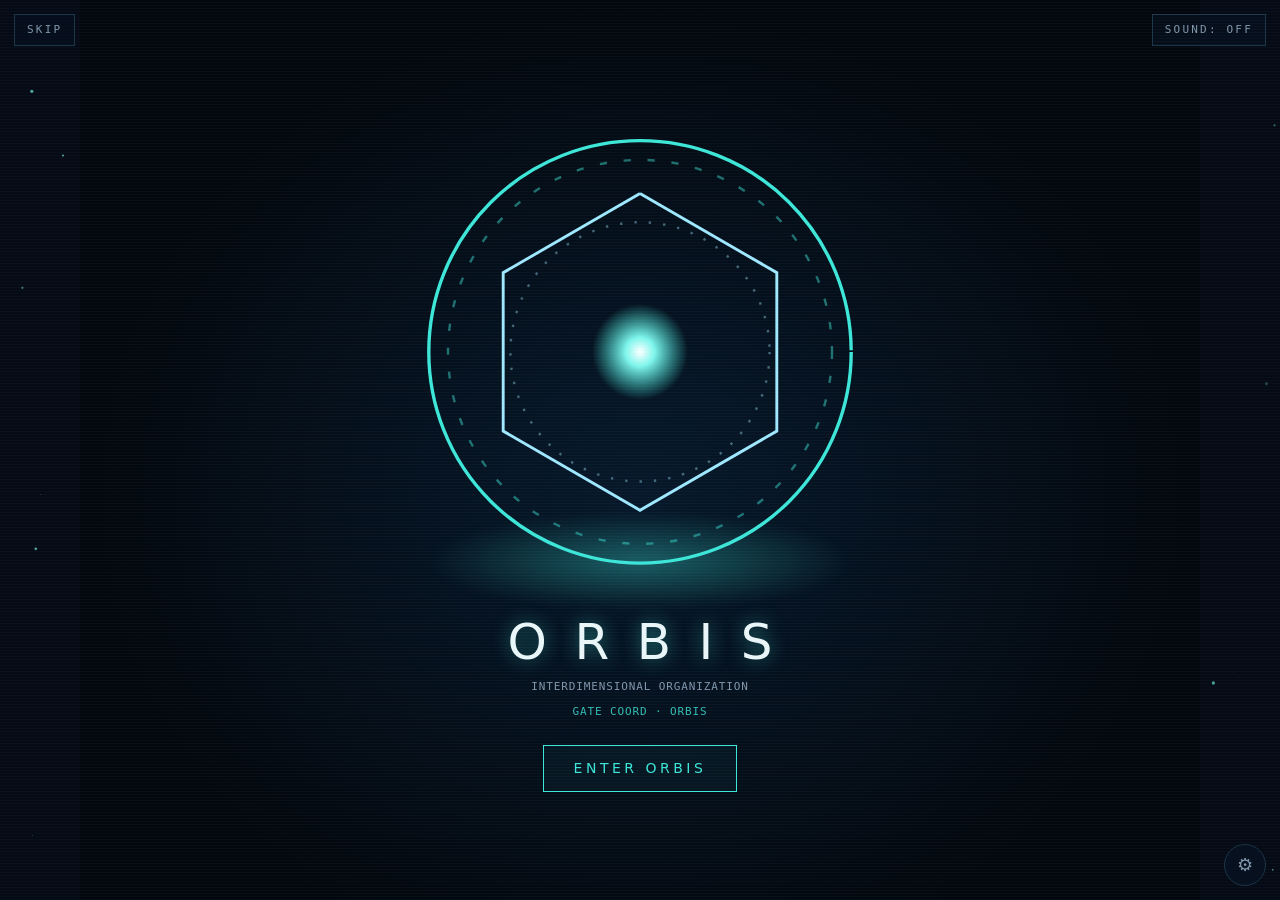
<file: index.html>
<!doctype html>
<html lang="ko" data-anim="on">
<head>
<meta charset="utf-8">
<meta name="viewport" content="width=device-width,initial-scale=1">
<meta name="theme-color" content="#050a14">
<title>ORBIS // GATE</title>
<link rel="stylesheet" href="css/orbis.css">
</head>
<body>
<main id="gate">
 <div id="wash"></div>
 <div class="stage">
  <div class="floor t" style="--d:3s"></div>
  <svg viewBox="-100 -100 200 200" aria-hidden="true">
   <defs><radialGradient id="cg"><stop offset="0" stop-color="#fff"/><stop offset=".3" stop-color="#7ff6ec"/><stop offset="1" stop-color="#3ee6d8" stop-opacity="0"/></radialGradient></defs>
   <g class="r1" fill="none" stroke="#3ee6d8"><circle class="draw" r="88" pathLength="1" stroke-width="1.4" style="--d:1.5s"/><circle class="t" r="80" stroke-opacity=".45" stroke-dasharray="3 7" style="--d:2s"/></g>
   <g class="r2" fill="none" stroke="#9fe8ff"><path class="draw" d="M0-66 57-33V33L0 66-57 33V-33Z" pathLength="1" stroke-width="1.2" style="--d:1.9s"/><circle class="t" r="54" stroke-opacity=".4" stroke-dasharray="1 5" style="--d:2.3s"/></g>
   <circle class="wave" r="40"/><circle class="wave" r="40" style="animation-delay:3.5s"/>
   <g class="coreg"><circle class="core" r="20" fill="url(#cg)"/></g>
  </svg>
 </div>
 <h1 class="logo t" style="--d:1s">ORBIS</h1>
 <p class="sub mono t" style="--d:1.2s">INTERDIMENSIONAL ORGANIZATION</p>
 <p id="coord" class="mono t" style="--d:1.5s">GATE COORD · ORBIS</p>
 <button id="enter" class="holo t" data-ns style="--d:4s">ENTER ORBIS</button>
 <button id="snd" class="ghost mono">SOUND: OFF</button>
</main>
<section id="term" hidden>
 <div class="tbox mono">
  <div id="tlog" aria-live="polite"></div>
  <div id="pick" hidden>
   <button class="pc" data-g="f"><img src="images/user_female.webp" alt="여성 여행자"><span>여성 VER<small>TYPE-F</small></span></button>
   <button class="pc" data-g="m"><img src="images/user_male.webp" alt="남성 여행자"><span>남성 VER<small>TYPE-M</small></span></button>
  </div>
  <button id="toHub" class="holo" data-ns hidden>ACCESS CENTRAL HUB</button>
 </div>
</section>
<button id="skip" class="ghost mono">SKIP</button>
<div id="ghost" class="mono"></div>
<div id="fade"></div>
<script src="js/orbis.js"></script>
<script src="js/gate.js"></script>
</body>
</html>
</file>
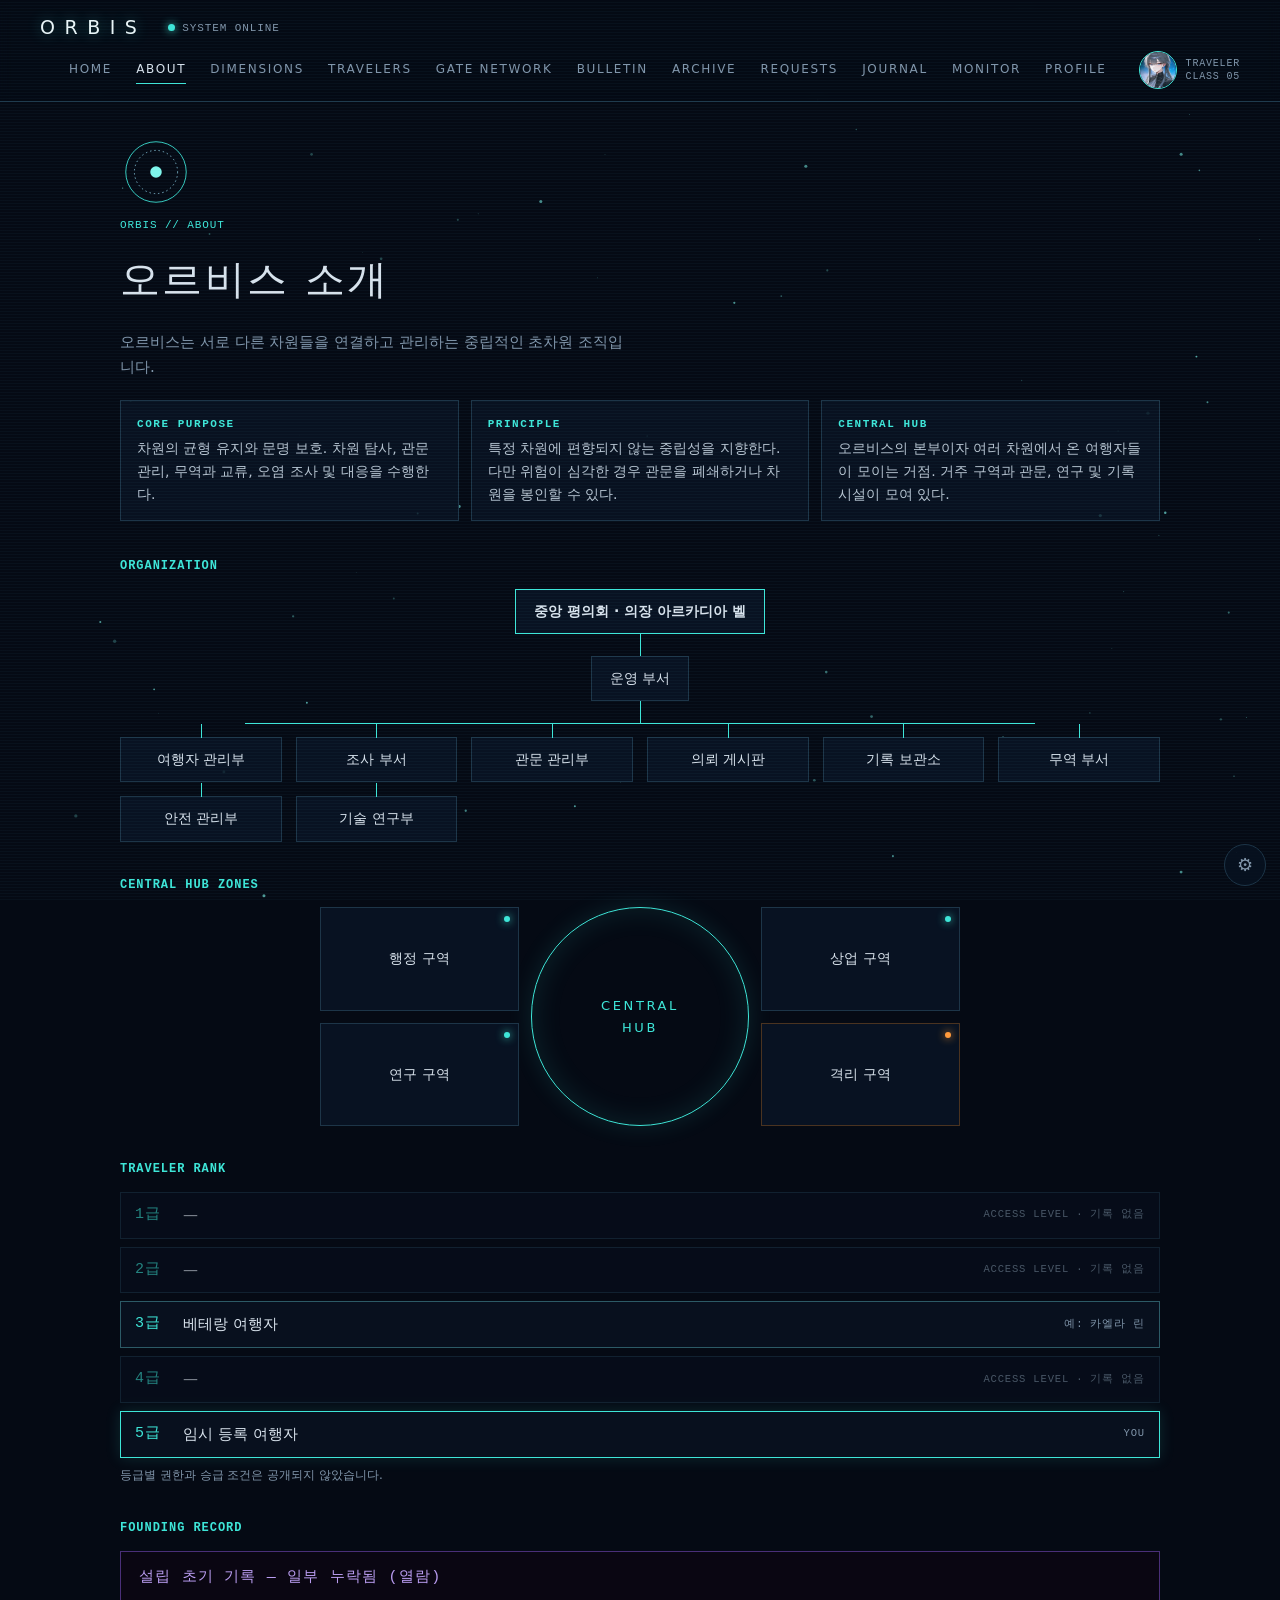
<file: about.html>
<!doctype html>
<html lang="ko" data-anim="on">
<head>
<meta charset="utf-8">
<meta name="viewport" content="width=device-width,initial-scale=1">
<meta name="theme-color" content="#050a14">
<title>ORBIS // ABOUT</title>
<link rel="stylesheet" href="css/orbis.css">
<link rel="stylesheet" href="css/pages.css">
</head>
<body data-page="about">
<header id="top"></header>
<main class="ab">
<section class="ph">
 <div class="alogo t"><svg viewBox="-50 -50 100 100" aria-hidden="true"><circle r="42" fill="none" stroke="#3ee6d8" stroke-width="1.2"/><circle r="30" fill="none" stroke="#9fe8ff" stroke-dasharray="2 4"/><circle r="8" fill="#7ff6ec"/></svg></div>
 <p class="kicker mono">ORBIS // ABOUT</p><h2>오르비스 소개</h2>
 <p class="lead">오르비스는 서로 다른 차원들을 연결하고 관리하는 중립적인 초차원 조직입니다.</p>
</section>
<section class="ov3">
 <div class="t" style="--d:.3s"><b class="mono">CORE PURPOSE</b>차원의 균형 유지와 문명 보호. 차원 탐사, 관문 관리, 무역과 교류, 오염 조사 및 대응을 수행한다.</div>
 <div class="t" style="--d:.5s"><b class="mono">PRINCIPLE</b>특정 차원에 편향되지 않는 중립성을 지향한다. 다만 위험이 심각한 경우 관문을 폐쇄하거나 차원을 봉인할 수 있다.</div>
 <div class="t" style="--d:.7s"><b class="mono">CENTRAL HUB</b>오르비스의 본부이자 여러 차원에서 온 여행자들이 모이는 거점. 거주 구역과 관문, 연구 및 기록 시설이 모여 있다.</div>
</section>
<h3 class="mono">ORGANIZATION</h3>
<section class="tree">
 <button class="nb2 top t" data-d="council" style="--d:.2s">중앙 평의회 · 의장 아르카디아 벨</button>
 <i class="vl2" style="--d:.6s"></i>
 <button class="nb2 t" data-d="ops" style="--d:.8s">운영 부서</button>
 <i class="vl2" style="--d:1s"></i>
 <div class="dep">
  <button class="nb2 t" data-d="d1" style="--d:1.4s">여행자 관리부</button><button class="nb2 t" data-d="d2" style="--d:1.5s">조사 부서</button><button class="nb2 t" data-d="d3" style="--d:1.6s">관문 관리부</button><button class="nb2 t" data-d="d4" style="--d:1.7s">의뢰 게시판</button>
  <button class="nb2 t" data-d="d5" style="--d:1.8s">기록 보관소</button><button class="nb2 t" data-d="d6" style="--d:1.9s">무역 부서</button><button class="nb2 t" data-d="d7" style="--d:2s">안전 관리부</button><button class="nb2 t" data-d="d8" style="--d:2.1s">기술 연구부</button>
 </div>
</section>
<h3 class="mono">CENTRAL HUB ZONES</h3>
<section class="zones">
 <button class="zn z1 t" data-d="admin" style="--d:.2s">행정 구역</button>
 <button class="zn z2 t" data-d="trade" style="--d:.5s">상업 구역</button>
 <div class="zc t" style="--d:.1s">CENTRAL<br>HUB</div>
 <button class="zn z3 t" data-d="lab" style="--d:.8s">연구 구역</button>
 <button class="zn z4 iso t" data-d="iso" style="--d:1.1s">격리 구역</button>
</section>
<h3 class="mono">TRAVELER RANK</h3>
<section class="rkl">
 <button class="rkr" data-d="rkx" style="--d:1.4s"><span class="mono">1급</span><span>—</span><span class="mono sm">ACCESS LEVEL · 기록 없음</span></button>
 <button class="rkr" data-d="rkx" style="--d:1.1s"><span class="mono">2급</span><span>—</span><span class="mono sm">ACCESS LEVEL · 기록 없음</span></button>
 <button class="rkr k" data-d="rk3" style="--d:.8s"><span class="mono">3급</span><span>베테랑 여행자</span><span class="mono sm">예: 카엘라 린</span></button>
 <button class="rkr" data-d="rkx" style="--d:.5s"><span class="mono">4급</span><span>—</span><span class="mono sm">ACCESS LEVEL · 기록 없음</span></button>
 <button class="rkr k you" data-d="rk5" style="--d:.2s"><span class="mono">5급</span><span>임시 등록 여행자</span><span class="mono sm">YOU</span></button>
</section>
<p class="cap" style="margin-top:8px">등급별 권한과 승급 조건은 공개되지 않았습니다.</p>
<h3 class="mono">FOUNDING RECORD</h3>
<button class="org mono" data-d="origin">설립 초기 기록 — 일부 누락됨 (열람)</button>
</main>
<div id="ap" class="ov" hidden></div>
<div id="fade"></div>
<script src="js/orbis.js"></script>
<script src="js/shell.js"></script>
<script src="js/about.js"></script>
</body>
</html>
</file>
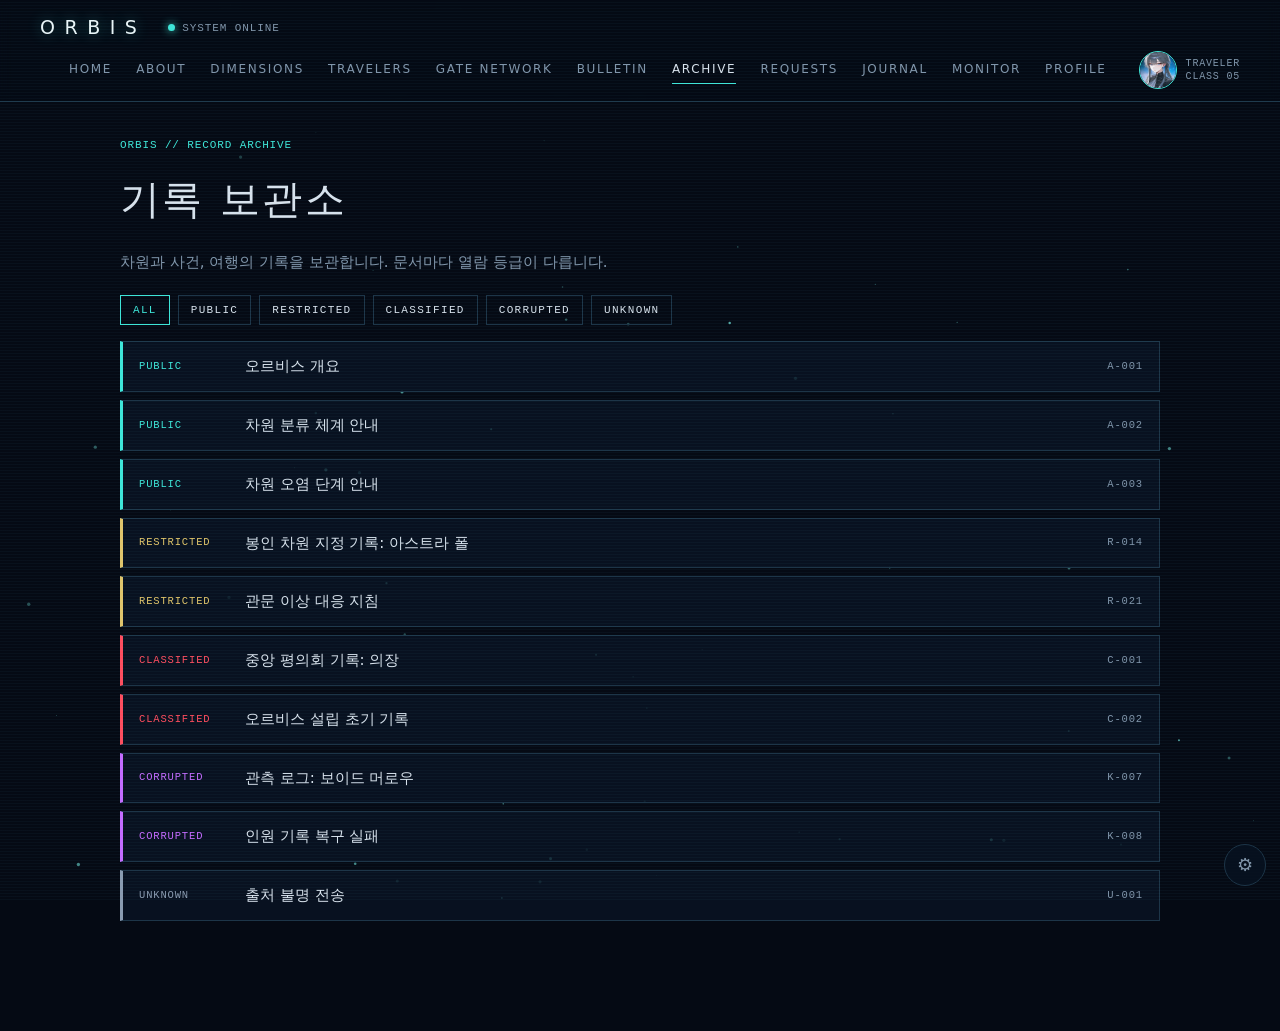
<file: archive.html>
<!doctype html>
<html lang="ko" data-anim="on">
<head>
<meta charset="utf-8">
<meta name="viewport" content="width=device-width,initial-scale=1">
<meta name="theme-color" content="#050a14">
<title>ORBIS // RECORD ARCHIVE</title>
<link rel="stylesheet" href="css/orbis.css">
<link rel="stylesheet" href="css/pages.css">
</head>
<body data-page="archive">
<header id="top"></header>
<main>
<section class="ph"><p class="kicker mono">ORBIS // RECORD ARCHIVE</p><h2>기록 보관소</h2><p class="lead">차원과 사건, 여행의 기록을 보관합니다. 문서마다 열람 등급이 다릅니다.</p></section>
<div id="tabs" class="tabs mono"><button class="on" data-f="ALL">ALL</button><button data-f="PUBLIC">PUBLIC</button><button data-f="RESTRICTED">RESTRICTED</button><button data-f="CLASSIFIED">CLASSIFIED</button><button data-f="CORRUPTED">CORRUPTED</button><button data-f="UNKNOWN">UNKNOWN</button></div><div id="dl" class="dl"></div></main><div id="rd" class="ov" hidden></div>
<div id="fade"></div>
<script src="js/orbis.js"></script>
<script src="js/shell.js"></script>
<script src="js/data.js"></script>
<script src="js/archive.js"></script>
</body>
</html>
</file>
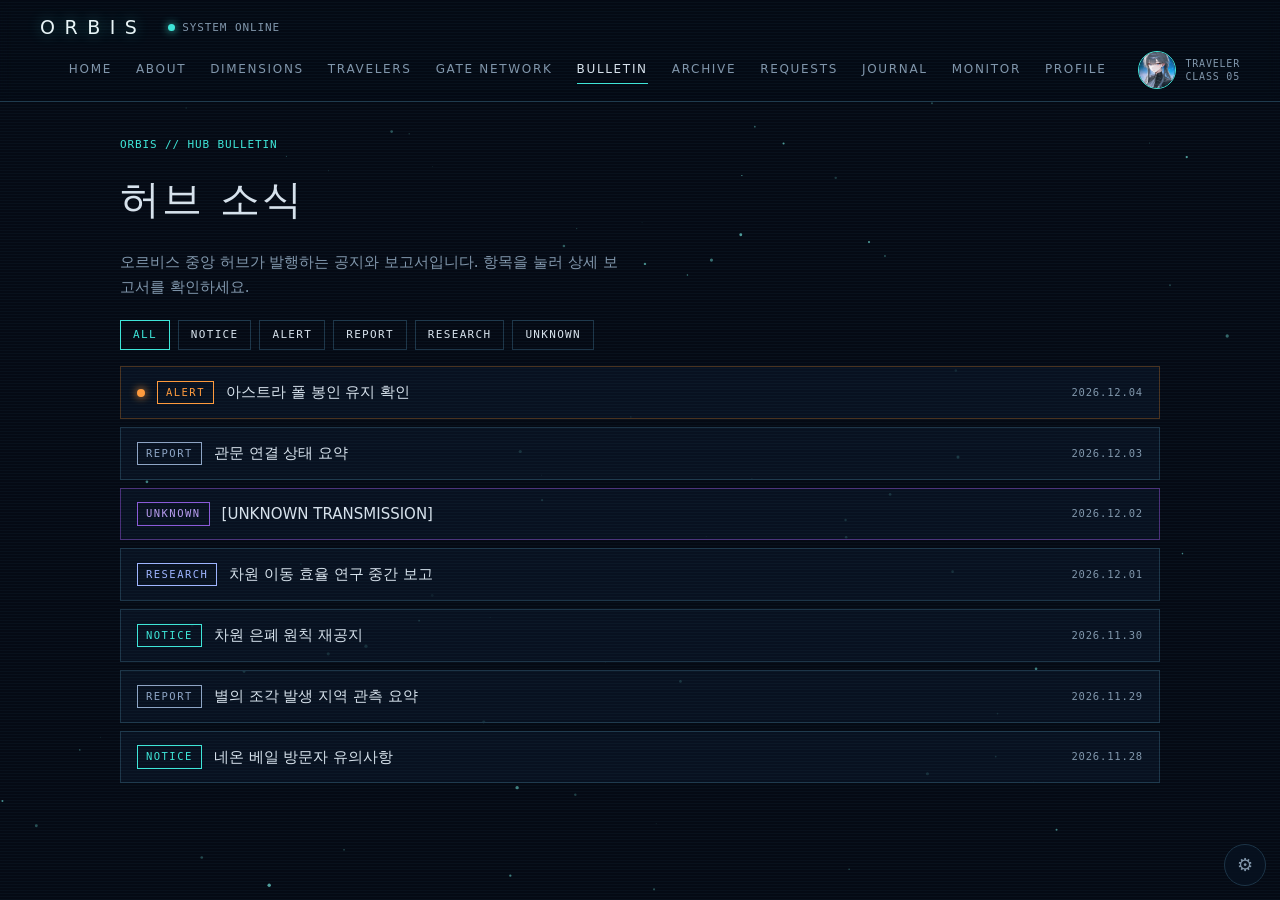
<file: bulletin.html>
<!doctype html>
<html lang="ko" data-anim="on">
<head>
<meta charset="utf-8">
<meta name="viewport" content="width=device-width,initial-scale=1">
<meta name="theme-color" content="#050a14">
<title>ORBIS // HUB BULLETIN</title>
<link rel="stylesheet" href="css/orbis.css">
<link rel="stylesheet" href="css/pages.css">
</head>
<body data-page="bulletin">
<header id="top"></header>
<main>
<section class="ph"><p class="kicker mono">ORBIS // HUB BULLETIN</p><h2>허브 소식</h2><p class="lead">오르비스 중앙 허브가 발행하는 공지와 보고서입니다. 항목을 눌러 상세 보고서를 확인하세요.</p></section>
<div id="bt" class="tabs mono"><button class="on" data-f="ALL">ALL</button><button data-f="NOTICE">NOTICE</button><button data-f="ALERT">ALERT</button><button data-f="REPORT">REPORT</button><button data-f="RESEARCH">RESEARCH</button><button data-f="UNKNOWN">UNKNOWN</button></div><section id="bl" class="news"></section>
</main>
<div id="nb" class="mono" hidden></div>
<div id="fade"></div>
<script src="js/orbis.js"></script>
<script src="js/shell.js"></script>
<script src="js/data.js"></script>
<script src="js/bulletin.js"></script>
</body>
</html>
</file>
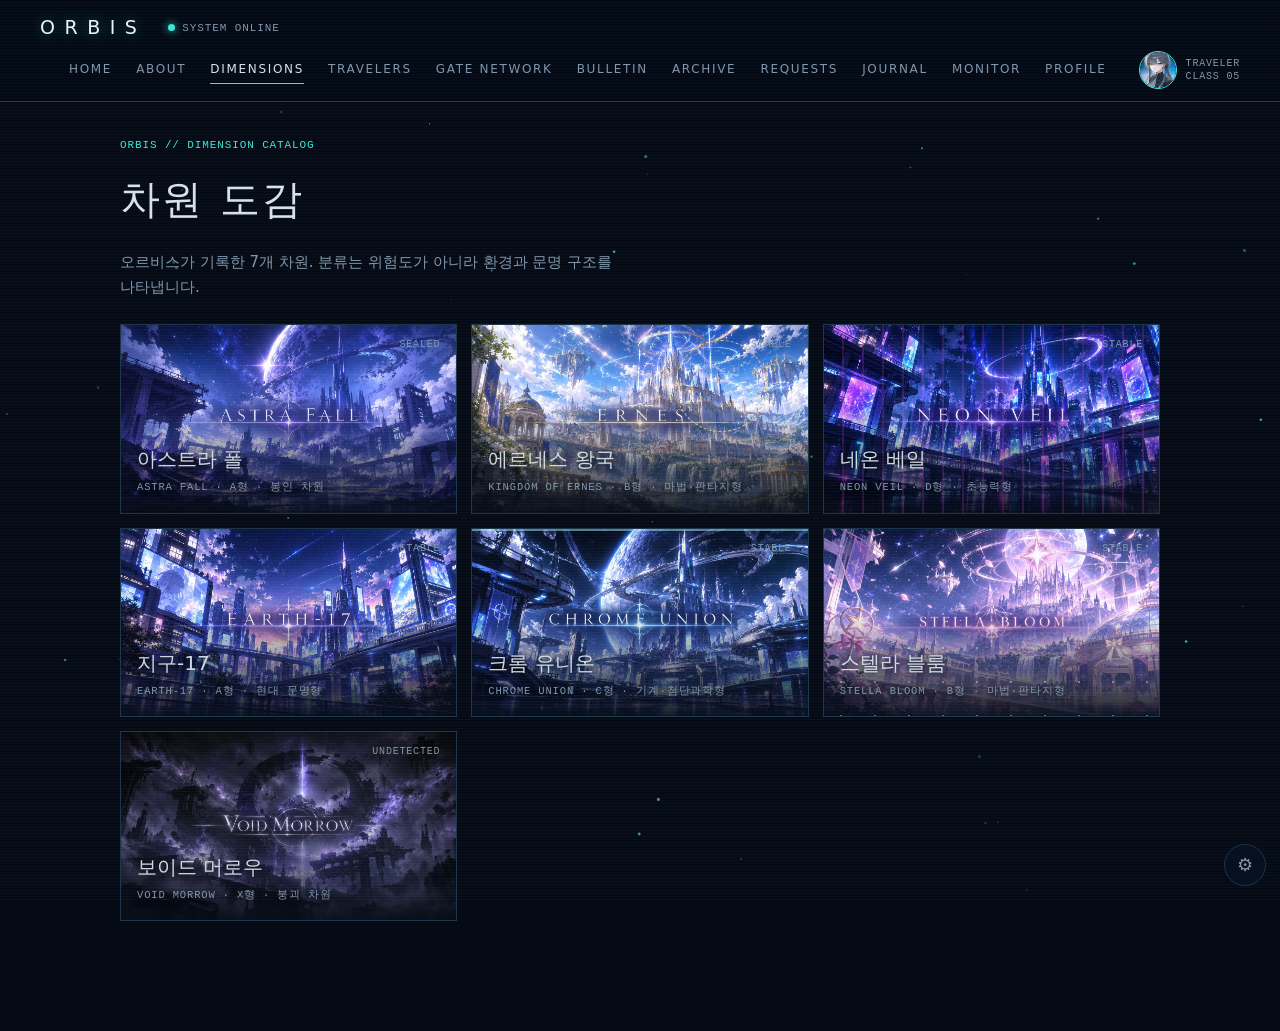
<file: dimensions.html>
<!doctype html>
<html lang="ko" data-anim="on">
<head>
<meta charset="utf-8">
<meta name="viewport" content="width=device-width,initial-scale=1">
<meta name="theme-color" content="#050a14">
<title>ORBIS // DIMENSION CATALOG</title>
<link rel="stylesheet" href="css/orbis.css">
<link rel="stylesheet" href="css/pages.css">
</head>
<body data-page="dimensions">
<header id="top"></header>
<main>
<section class="ph"><p class="kicker mono">ORBIS // DIMENSION CATALOG</p><h2>차원 도감</h2><p class="lead">오르비스가 기록한 7개 차원. 분류는 위험도가 아니라 환경과 문명 구조를 나타냅니다.</p></section>
<section id="grid" class="dgrid"></section></main><div id="dv" class="ov" hidden></div><div id="alert" class="ov" hidden></div>
<div id="crt" hidden><i></i></div>
<div id="fade"></div>
<script src="js/orbis.js"></script>
<script src="js/shell.js"></script>
<script src="js/game.js"></script>
<script src="js/data.js"></script>
<script src="js/dimensions.js"></script>
</body>
</html>
</file>
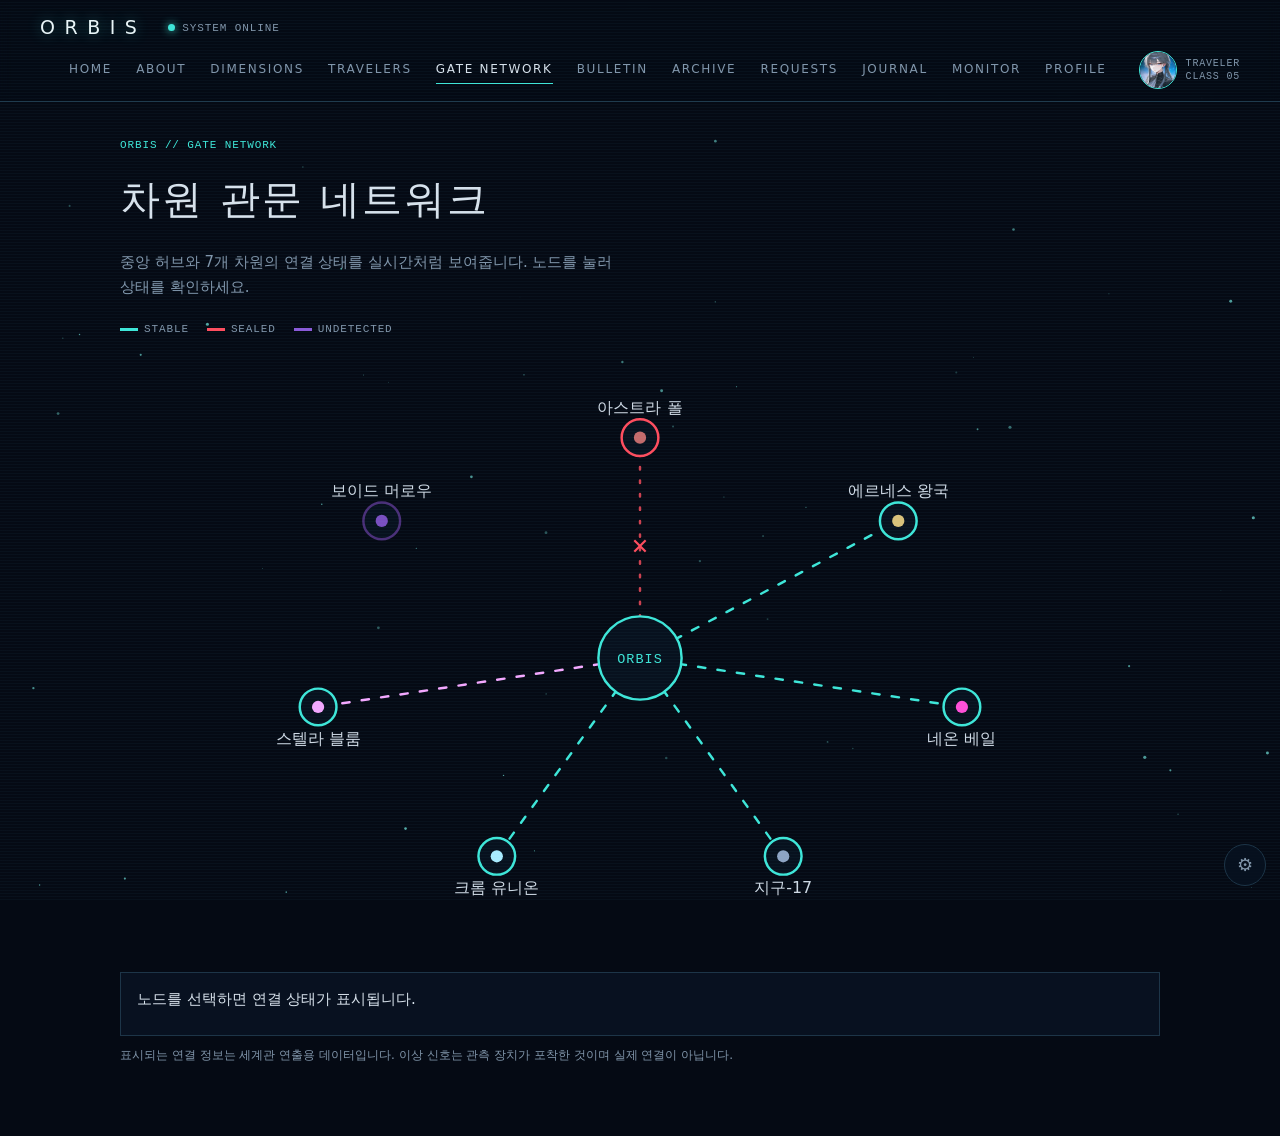
<file: gate-network.html>
<!doctype html>
<html lang="ko" data-anim="on">
<head>
<meta charset="utf-8">
<meta name="viewport" content="width=device-width,initial-scale=1">
<meta name="theme-color" content="#050a14">
<title>ORBIS // GATE NETWORK</title>
<link rel="stylesheet" href="css/orbis.css">
<link rel="stylesheet" href="css/pages.css">
</head>
<body data-page="gate-network">
<header id="top"></header>
<main>
<section class="ph"><p class="kicker mono">ORBIS // GATE NETWORK</p><h2>차원 관문 네트워크</h2><p class="lead">중앙 허브와 7개 차원의 연결 상태를 실시간처럼 보여줍니다. 노드를 눌러 상태를 확인하세요.</p></section>
<div class="leg mono"><span><i style="background:#3ee6d8"></i>STABLE</span><span><i style="background:#ff4d5e"></i>SEALED</span><span><i style="background:#8a5ad8"></i>UNDETECTED</span></div><div id="gnw"><svg id="gn" class="gn" viewBox="-380 -250 760 500" role="group" aria-label="관문 네트워크"></svg></div><div id="sig" class="mono" hidden></div><div id="gi" class="gi">노드를 선택하면 연결 상태가 표시됩니다.</div><p class="cap">표시되는 연결 정보는 세계관 연출용 데이터입니다. 이상 신호는 관측 장치가 포착한 것이며 실제 연결이 아닙니다.</p></main>
<div id="fade"></div>
<script src="js/orbis.js"></script>
<script src="js/shell.js"></script>
<script src="js/data.js"></script>
<script src="js/gate-network.js"></script>
</body>
</html>
</file>
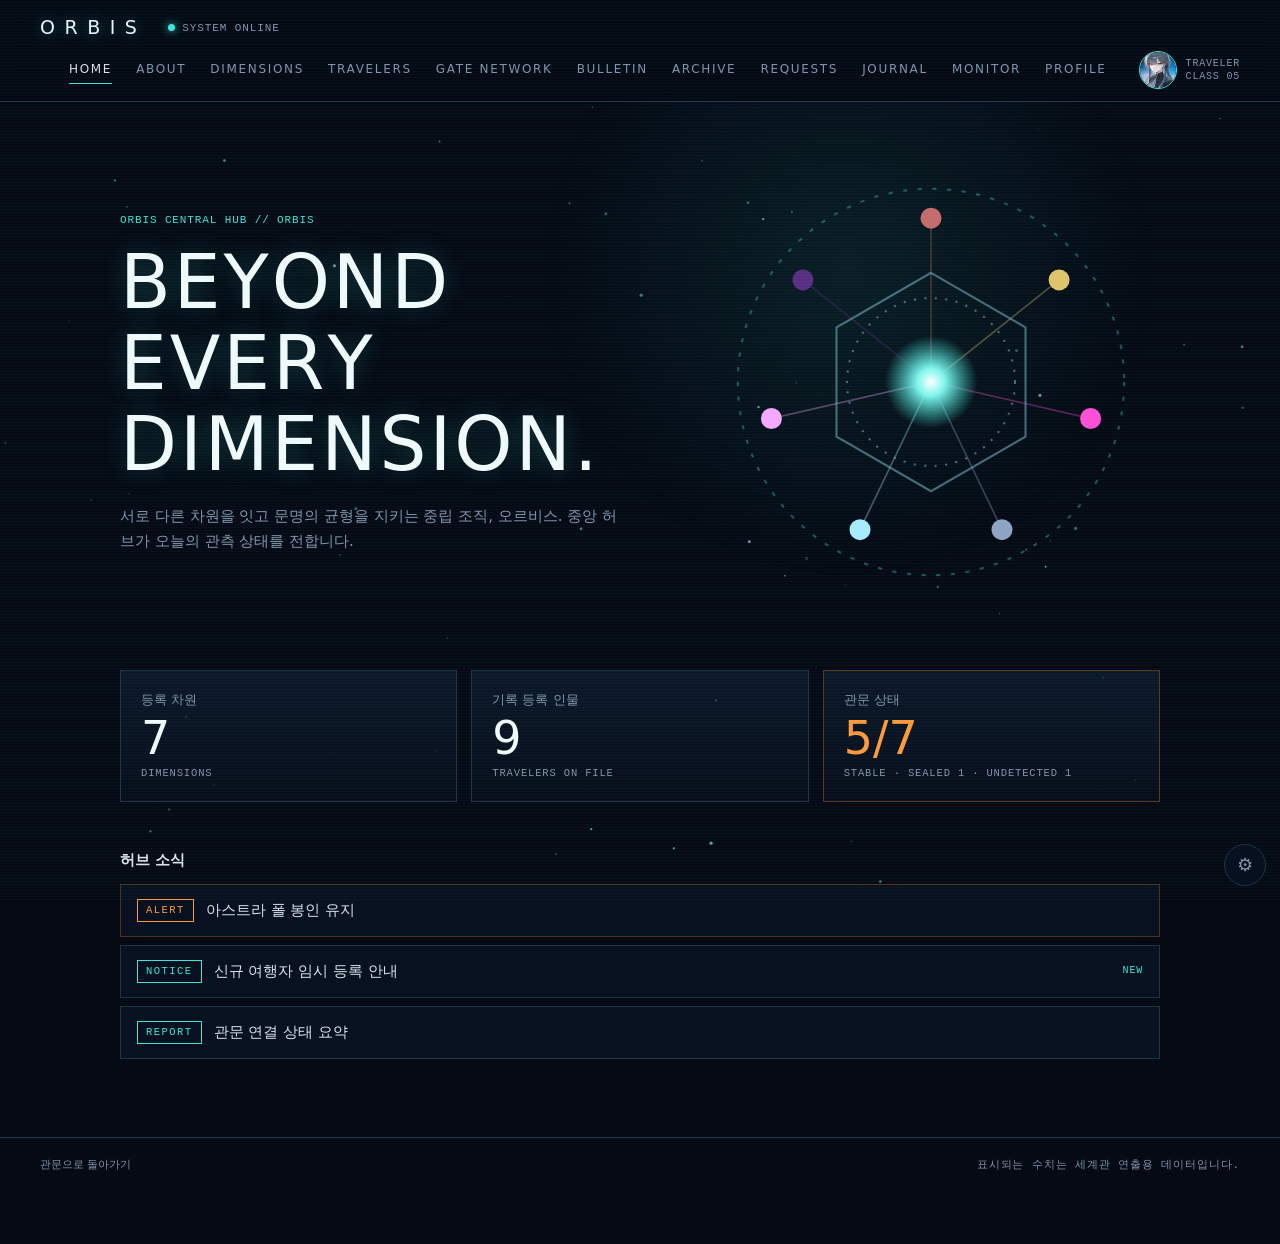
<file: hub.html>
<!doctype html>
<html lang="ko" data-anim="on">
<head>
<meta charset="utf-8">
<meta name="viewport" content="width=device-width,initial-scale=1">
<meta name="theme-color" content="#050a14">
<title>ORBIS // CENTRAL HUB</title>
<link rel="stylesheet" href="css/orbis.css">
</head>
<body data-page="hub">
<header id="top"></header>
<main>
 <section class="hero" id="hero">
  <div>
   <p class="kicker mono">ORBIS CENTRAL HUB // ORBIS</p>
   <h1 id="h1" aria-label="BEYOND EVERY DIMENSION."></h1>
   <p class="lead">서로 다른 차원을 잇고 문명의 균형을 지키는 중립 조직, 오르비스. 중앙 허브가 오늘의 관측 상태를 전합니다.</p>
  </div>
  <svg id="hubm" viewBox="-100 -100 200 200" aria-hidden="true">
   <defs><radialGradient id="hg"><stop offset="0" stop-color="#fff"/><stop offset=".3" stop-color="#7ff6ec"/><stop offset="1" stop-color="#3ee6d8" stop-opacity="0"/></radialGradient></defs>
   <g class="spin" fill="none" stroke="#3ee6d8"><circle r="92" stroke-opacity=".35" stroke-dasharray="2 5"/><g id="nodes" stroke-width=".8"></g></g>
   <g class="spin2" fill="none" stroke="#7fc8d8" stroke-opacity=".5"><path d="M0-52 45-26V26L0 52-45 26V-26Z"/><circle r="40" stroke-dasharray="1 4"/></g>
   <circle class="pulse" r="22" fill="url(#hg)"/>
  </svg>
 </section>
 <section class="stats" aria-label="허브 현황">
  <button class="card" data-href="dimensions.html"><span class="lbl">등록 차원</span><b data-n="7">7</b><span class="sm mono">DIMENSIONS</span></button>
  <button class="card" data-href="travelers.html"><span class="lbl">기록 등록 인물</span><b data-n="9">9</b><span class="sm mono">TRAVELERS ON FILE</span></button>
  <button class="card warn" data-href="gate-network.html"><span class="lbl">관문 상태</span><b><span data-n="5">5</span>/7</b><span class="sm mono">STABLE · SEALED 1 · UNDETECTED 1</span></button>
 </section>
 <section class="news">
  <h2>허브 소식</h2>
  <article class="item alert"><button class="hd" aria-expanded="false"><span class="tag mono">ALERT</span><span>아스트라 폴 봉인 유지</span></button><div class="bd" hidden>아스트라 폴로의 모든 접근 요청은 계속 거부됩니다. 오염 잔향에 관한 기록 열람만 허용되며, 봉인 해제 시도는 허용되지 않습니다.</div></article>
  <article class="item"><button class="hd" aria-expanded="false"><span class="tag mono">NOTICE</span><span>신규 여행자 임시 등록 안내</span><span class="new mono">NEW</span></button><div class="bd" hidden>방문자는 5급 여행자로 임시 등록됩니다. 의뢰 게시판과 여행 일지는 등록 후 순차적으로 개방됩니다.</div></article>
  <article class="item"><button class="hd" aria-expanded="false"><span class="tag mono">REPORT</span><span>관문 연결 상태 요약</span></button><div class="bd" hidden>7개 차원 중 5개는 안정적으로 연결되어 있습니다. 1개는 봉인 상태이며, 1개는 관측되지 않습니다.</div></article>
 </section>
</main>
<footer><a href="index.html" data-go="index.html">관문으로 돌아가기</a><span class="mono">표시되는 수치는 세계관 연출용 데이터입니다.</span></footer>
<div id="fade"></div>
<script src="js/orbis.js"></script>
<script src="js/shell.js"></script>
<script src="js/hub.js"></script>
</body>
</html>
</file>
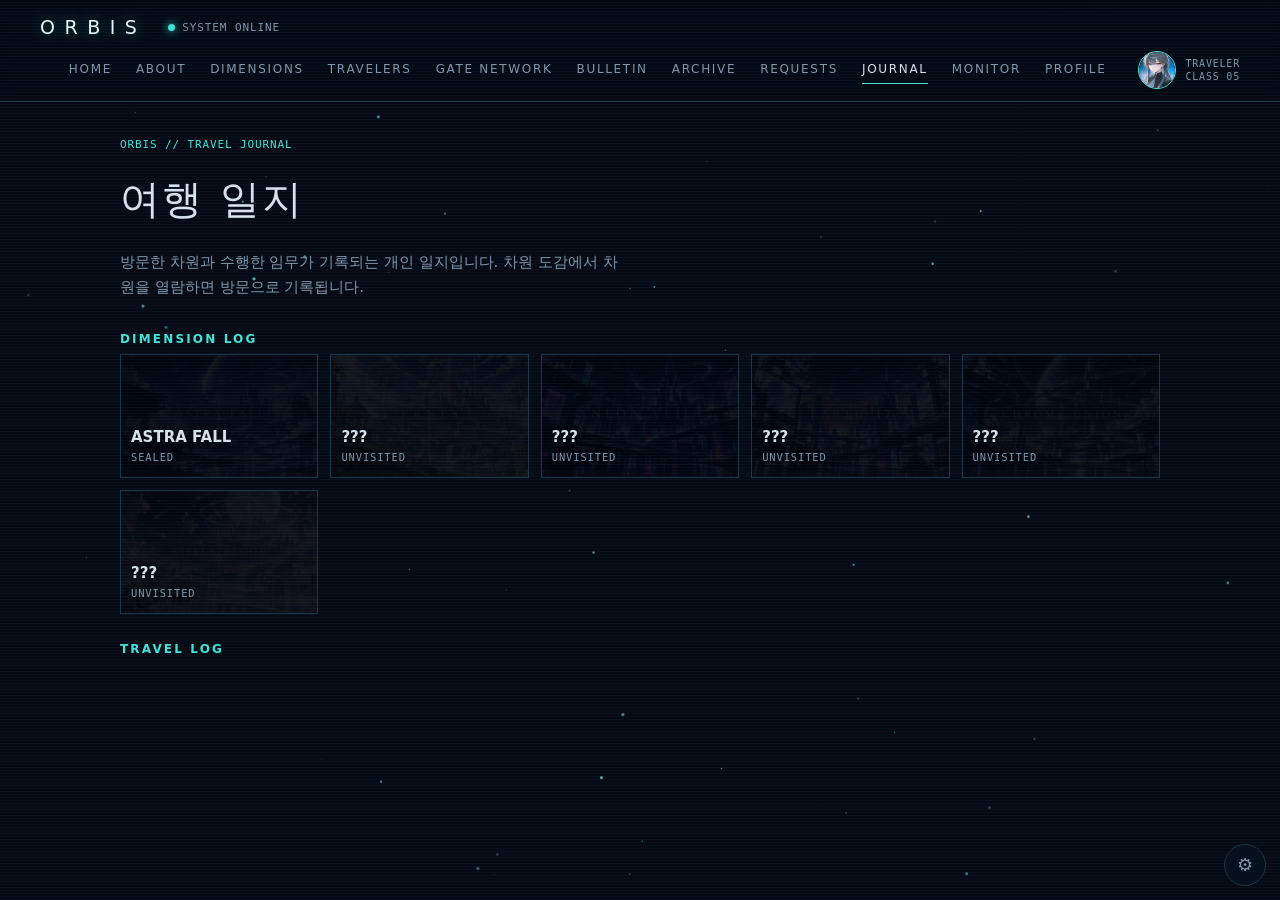
<file: journal.html>
<!doctype html>
<html lang="ko" data-anim="on">
<head>
<meta charset="utf-8">
<meta name="viewport" content="width=device-width,initial-scale=1">
<meta name="theme-color" content="#050a14">
<title>ORBIS // TRAVEL JOURNAL</title>
<link rel="stylesheet" href="css/orbis.css">
<link rel="stylesheet" href="css/pages.css">
</head>
<body data-page="journal">
<header id="top"></header>
<main>
<section class="ph"><p class="kicker mono">ORBIS // TRAVEL JOURNAL</p><h2>여행 일지</h2><p class="lead">방문한 차원과 수행한 임무가 기록되는 개인 일지입니다. 차원 도감에서 차원을 열람하면 방문으로 기록됩니다.</p></section>
<div class="jn"><h3>DIMENSION LOG</h3><section id="jg" class="jgrid"></section><h3>TRAVEL LOG</h3><section id="lg"></section></div>
</main>

<div id="fade"></div>
<script src="js/orbis.js"></script>
<script src="js/shell.js"></script>
<script src="js/game.js"></script>
<script src="js/data.js"></script><script src="js/journal.js"></script>
</body>
</html>
</file>
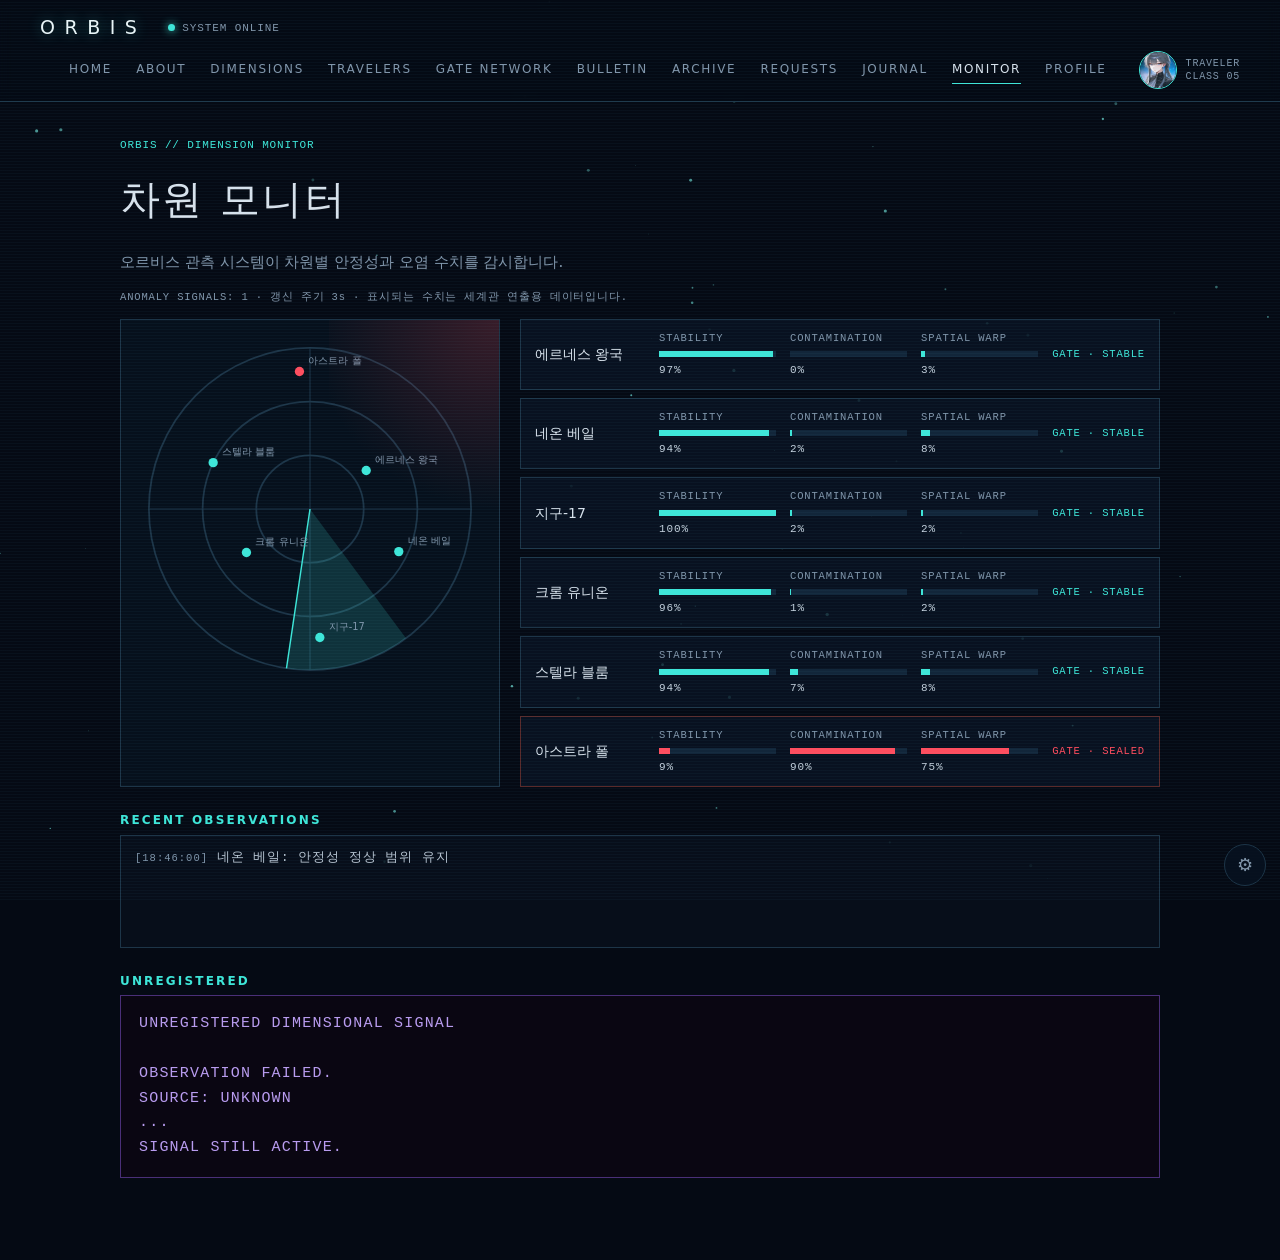
<file: monitor.html>
<!doctype html>
<html lang="ko" data-anim="on">
<head>
<meta charset="utf-8">
<meta name="viewport" content="width=device-width,initial-scale=1">
<meta name="theme-color" content="#050a14">
<title>ORBIS // DIMENSION MONITOR</title>
<link rel="stylesheet" href="css/orbis.css">
<link rel="stylesheet" href="css/pages.css">
</head>
<body data-page="monitor">
<header id="top"></header>
<main>
<section class="ph"><p class="kicker mono">ORBIS // DIMENSION MONITOR</p><h2>차원 모니터</h2><p class="lead">오르비스 관측 시스템이 차원별 안정성과 오염 수치를 감시합니다.</p></section>
<p id="ms" class="mono sm" style="margin-bottom:12px"></p><div class="mon"><div class="rdw"><svg id="rd" viewBox="-100 -100 200 200" aria-label="관측 레이더" role="img"><circle r="90" fill="none" stroke="#1d3548"/><circle r="60" fill="none" stroke="#1d3548"/><circle r="30" fill="none" stroke="#1d3548"/><path d="M-90 0H90M0 -90V90" stroke="#1d3548" stroke-width=".6"/><g><path d="M0 0L90 0A90 90 0 0 0 63.6 -63.6Z" fill="rgba(62,230,216,.16)"/><line x1="0" y1="0" x2="90" y2="0" stroke="#3ee6d8" stroke-width=".8"/><animateTransform attributeName="transform" type="rotate" from="0" to="360" dur="5s" repeatCount="indefinite"/></g><g id="blips"></g></svg></div><div id="mr" class="mrs"></div></div><h3>RECENT OBSERVATIONS</h3><div id="ml" class="mlg mono"></div><h3>UNREGISTERED</h3><div id="vp" class="vp mono"><div class="ln">UNREGISTERED DIMENSIONAL SIGNAL</div><div class="ln">&nbsp;</div><div class="ln">OBSERVATION FAILED.</div><div class="ln">SOURCE: UNKNOWN</div><div class="ln">...</div><div class="ln">SIGNAL STILL ACTIVE.</div></div>
</main>

<div id="fade"></div>
<script src="js/orbis.js"></script>
<script src="js/shell.js"></script>
<script src="js/data.js"></script>
<script src="js/monitor.js"></script>
</body>
</html>
</file>
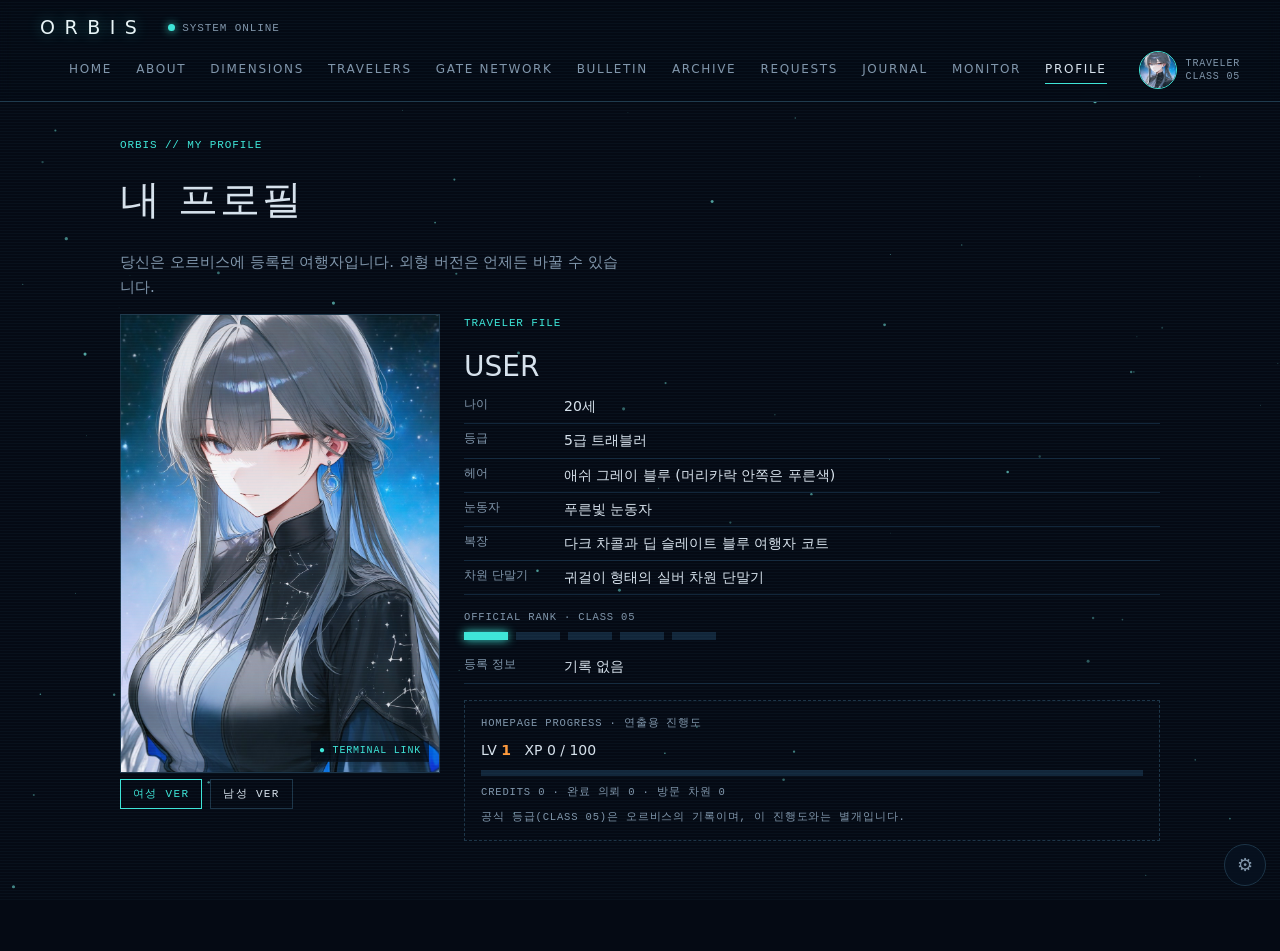
<file: profile.html>
<!doctype html>
<html lang="ko" data-anim="on">
<head>
<meta charset="utf-8">
<meta name="viewport" content="width=device-width,initial-scale=1">
<meta name="theme-color" content="#050a14">
<title>ORBIS // MY PROFILE</title>
<link rel="stylesheet" href="css/orbis.css">
<link rel="stylesheet" href="css/pages.css">
</head>
<body data-page="profile">
<header id="top"></header>
<main>
<section class="ph"><p class="kicker mono">ORBIS // MY PROFILE</p><h2>내 프로필</h2><p class="lead">당신은 오르비스에 등록된 여행자입니다. 외형 버전은 언제든 바꿀 수 있습니다.</p></section>
<section class="pf"><div><div class="pic" id="pc"><img id="pimg" src="images/user_female.webp" alt="내 여행자"><i class="scan"></i><span class="tl mono">TERMINAL LINK</span></div><div class="tabs mono" id="sw"><button data-g="f">여성 VER</button><button data-g="m">남성 VER</button></div></div><div><p class="kicker mono">TRAVELER FILE</p><h2 style="font-size:28px;font-weight:300">USER</h2><div id="rows"></div><p class="mono sm" style="margin-top:14px">OFFICIAL RANK · CLASS 05</p><div class="pips"><span class="pip on" style="--d:.2s"></span><span class="pip" style="--d:.5s"></span><span class="pip" style="--d:.8s"></span><span class="pip" style="--d:1.1s"></span><span class="pip" style="--d:1.4s"></span></div><div class="ir"><span>등록 정보</span><span id="reg">기록 없음</span></div><div class="prog" id="pg"></div></div></section>
</main>

<div id="fade"></div>
<script src="js/orbis.js"></script>
<script src="js/shell.js"></script>
<script src="js/game.js"></script>
<script src="js/profile.js"></script>
</body>
</html>
</file>
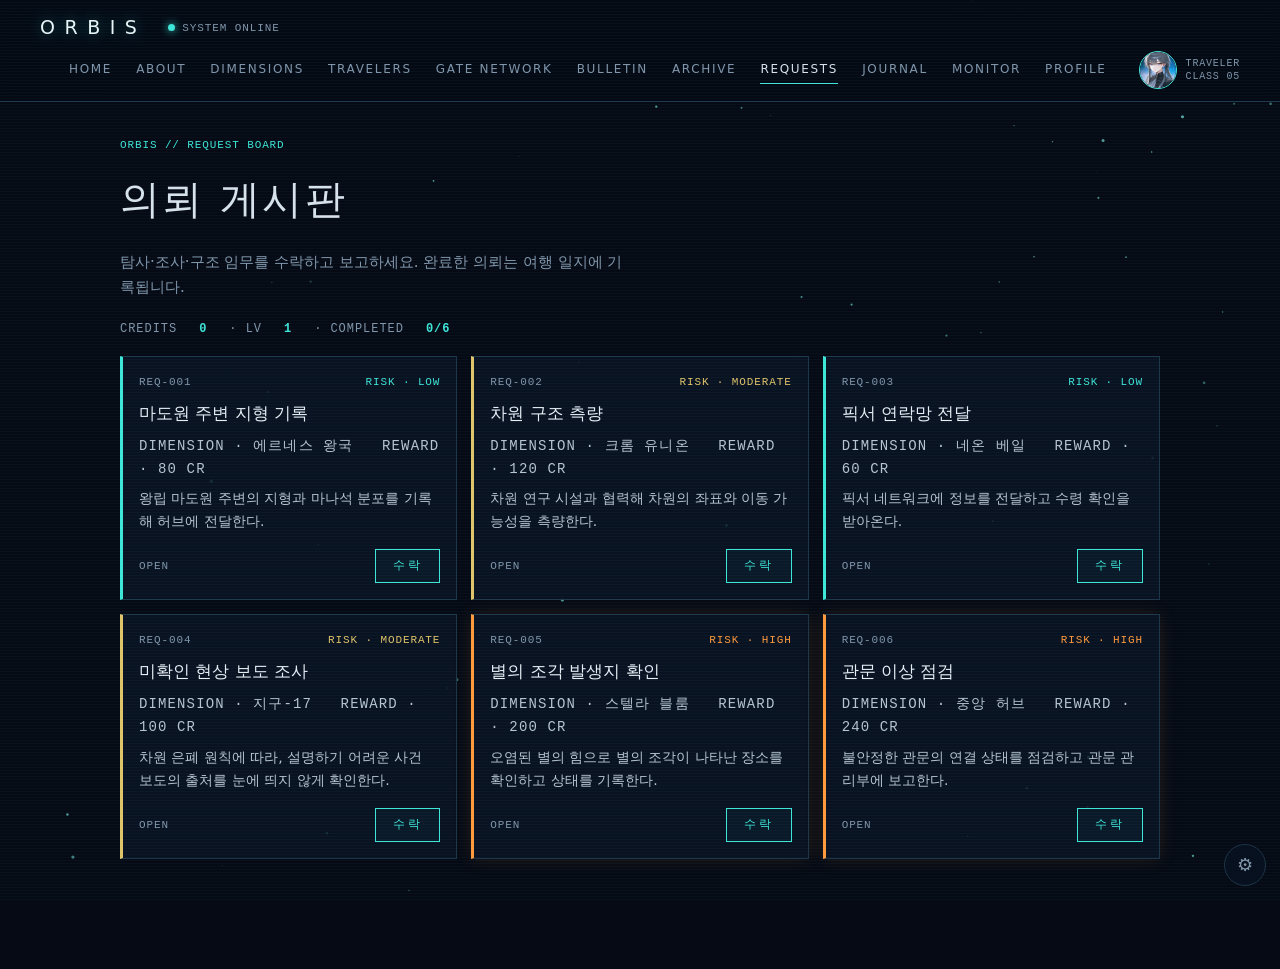
<file: requests.html>
<!doctype html>
<html lang="ko" data-anim="on">
<head>
<meta charset="utf-8">
<meta name="viewport" content="width=device-width,initial-scale=1">
<meta name="theme-color" content="#050a14">
<title>ORBIS // REQUEST BOARD</title>
<link rel="stylesheet" href="css/orbis.css">
<link rel="stylesheet" href="css/pages.css">
</head>
<body data-page="requests">
<header id="top"></header>
<main>
<section class="ph"><p class="kicker mono">ORBIS // REQUEST BOARD</p><h2>의뢰 게시판</h2><p class="lead">탐사·조사·구조 임무를 수락하고 보고하세요. 완료한 의뢰는 여행 일지에 기록됩니다.</p></section>
<p id="sm" class="sumb mono"></p><section id="rb" class="rb"></section>
</main>
<div id="cf" class="ov" hidden></div><div id="rw" class="ov" hidden></div>
<div id="fade"></div>
<script src="js/orbis.js"></script>
<script src="js/shell.js"></script>
<script src="js/game.js"></script>
<script src="js/requests.js"></script>
</body>
</html>
</file>
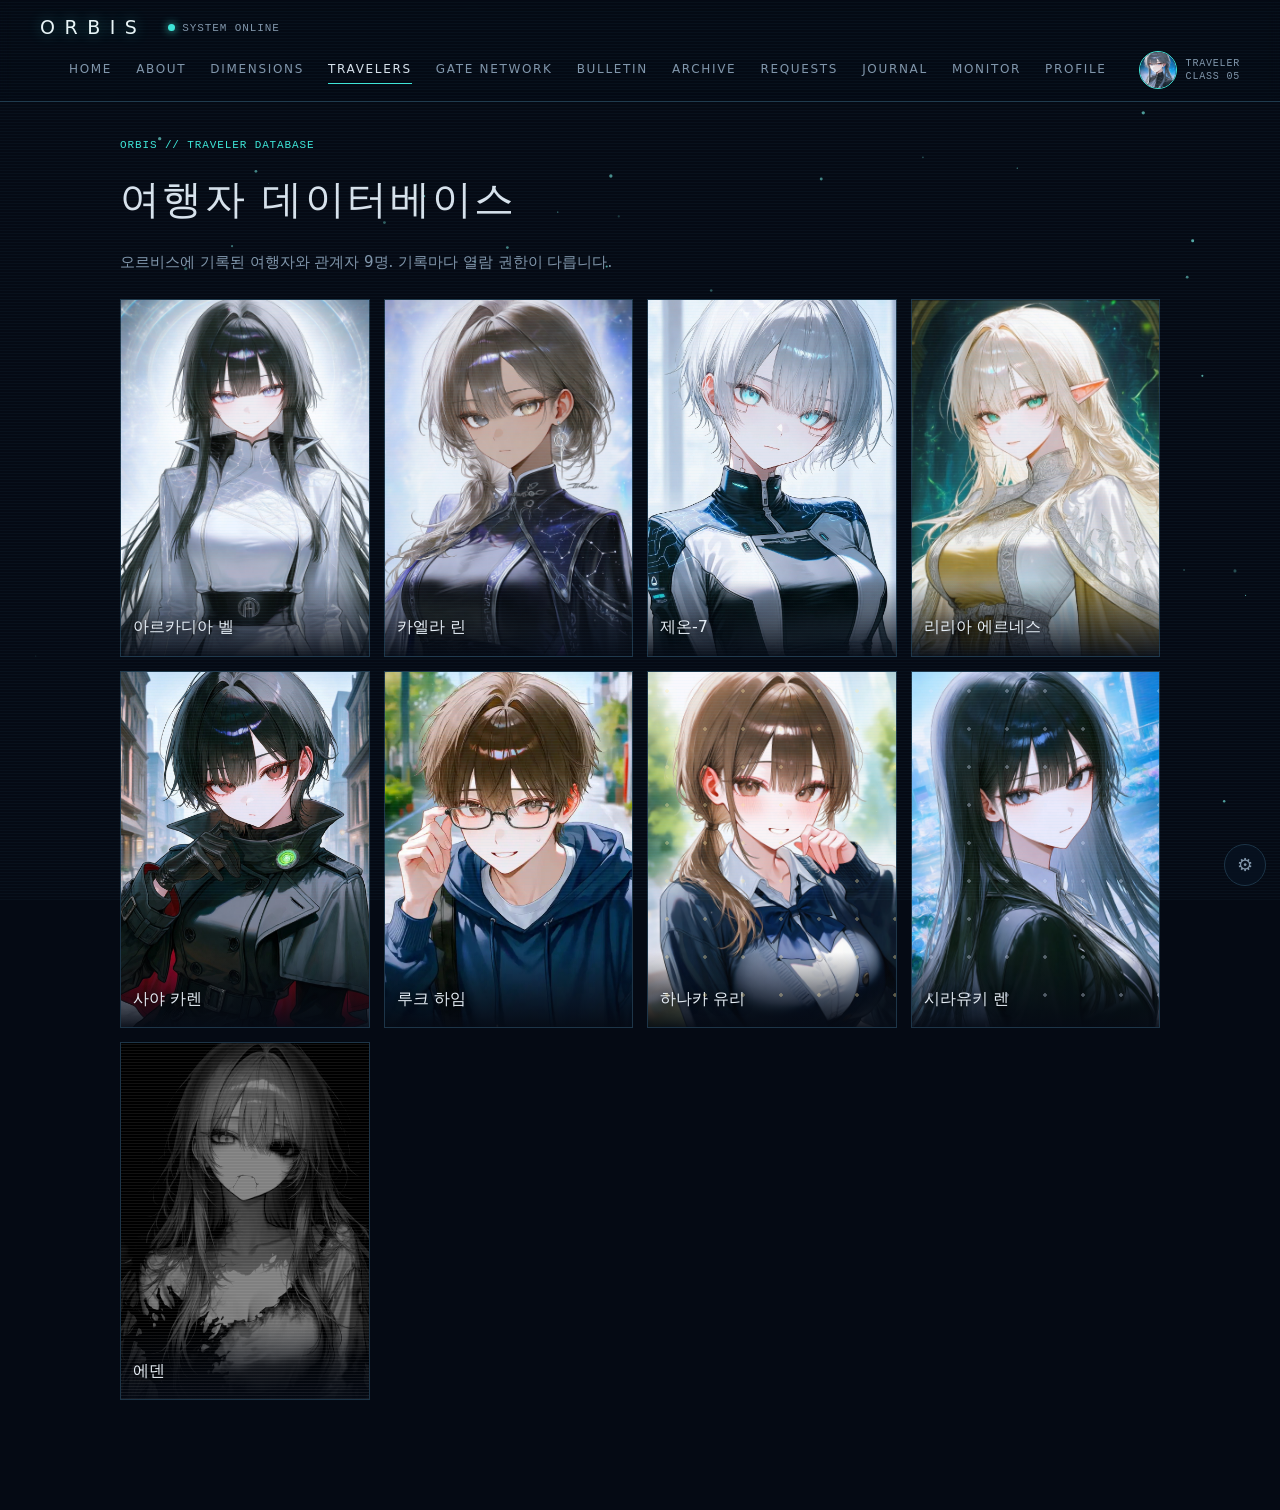
<file: travelers.html>
<!doctype html>
<html lang="ko" data-anim="on">
<head>
<meta charset="utf-8">
<meta name="viewport" content="width=device-width,initial-scale=1">
<meta name="theme-color" content="#050a14">
<title>ORBIS // TRAVELER DATABASE</title>
<link rel="stylesheet" href="css/orbis.css">
<link rel="stylesheet" href="css/pages.css">
</head>
<body data-page="travelers">
<header id="top"></header>
<main>
<section class="ph"><p class="kicker mono">ORBIS // TRAVELER DATABASE</p><h2>여행자 데이터베이스</h2><p class="lead">오르비스에 기록된 여행자와 관계자 9명. 기록마다 열람 권한이 다릅니다.</p></section>
<section id="tg" class="tgrid"></section>
</main>
<div id="tv" class="ov" hidden></div>
<div id="tf" class="tf" hidden></div>
<div id="qb" class="mono" hidden></div>
<div id="fade"></div>
<script src="js/orbis.js"></script>
<script src="js/shell.js"></script>
<script src="js/chars.js"></script>
<script src="js/travelers.js"></script>
</body>
</html>
</file>
<file: css/orbis.css>
:root{--bg:#050a14;--pn:#0a1525;--ln:#1d3548;--ink:#d8e2ec;--dim:#8196ab;--cy:#3ee6d8;--wn:#ff9a3c;--rd:#ff4d5e;--mx:70%;--my:30%}
*{box-sizing:border-box;margin:0;padding:0}
[hidden]{display:none!important}
html{background:var(--bg)}
body{min-height:100vh;color:var(--ink);font:15px/1.65 "Apple SD Gothic Neo","Malgun Gothic","Noto Sans KR",system-ui,sans-serif;overflow-x:hidden;-webkit-text-size-adjust:100%}
.mono{font-family:ui-monospace,"Cascadia Mono",Consolas,"D2Coding",monospace;letter-spacing:.08em}
button{font:inherit;color:inherit;background:none;border:0;cursor:pointer}
a{color:inherit;text-decoration:none}
:focus-visible{outline:2px solid var(--cy);outline-offset:3px}
@keyframes tin{from{opacity:0;filter:blur(6px)}}
@keyframes draw{from{stroke-dashoffset:1}}
@keyframes spin{to{transform:rotate(360deg)}}
@keyframes pulse{50%{transform:scale(1.18);opacity:.72}}
@keyframes wave{from{transform:scale(.25);opacity:.9}to{transform:scale(1.5);opacity:0}}
@keyframes appear{from{opacity:0;transform:translateY(-6px)}}
@keyframes fin{from{opacity:1}to{opacity:0}}
@keyframes blink{50%{opacity:.25}}
@keyframes sw{to{left:120%}}
@keyframes sweep{to{top:100%}}
@keyframes chin{from{opacity:0;filter:blur(7px);transform:translateY(8px)}}
@keyframes flk{0%,100%{opacity:.15}48%{opacity:.15}50%{opacity:.95}52%{opacity:.1}}
@keyframes glt{0%{transform:translate(2px,0);text-shadow:-2px 0 #ff4d5e,2px 0 #3ee6d8}50%{transform:translate(-3px,1px) skewX(4deg)}100%{transform:none}}
[data-anim="off"] *,[data-anim="off"] *::before,[data-anim="off"] *::after{animation:none!important;transition:none!important}
[data-low="1"] *{filter:none!important}
[data-low="1"] #fx::after{display:none}
#pt{position:fixed;inset:0;width:100%;height:100%;z-index:0;pointer-events:none}
#fx{position:fixed;inset:0;z-index:50;pointer-events:none;overflow:hidden;background:repeating-linear-gradient(0deg,rgba(120,220,255,.035) 0 1px,transparent 1px 3px)}
#fx::after{content:"";position:absolute;left:0;right:0;height:120px;top:-120px;background:linear-gradient(transparent,rgba(62,230,216,.05),transparent);animation:sweep 7s linear infinite}
#dim{position:fixed;inset:0;z-index:90;pointer-events:none;background:#000;opacity:0}
#fade{position:fixed;inset:0;z-index:95;background:var(--bg);pointer-events:none;opacity:0;animation:fin .5s ease-out;transition:opacity .3s}
#fade.on{opacity:1;animation:none}
.gl{animation:glt .15s steps(2) 3}
.holo{position:relative;overflow:hidden;border:1px solid var(--cy);color:var(--cy);padding:.8em 2.1em;letter-spacing:.25em;font-size:14px;background:rgba(62,230,216,.04);transition:box-shadow .25s,background .25s}
.holo::before{content:"";position:absolute;top:0;bottom:0;width:40%;left:-60%;background:linear-gradient(100deg,transparent,rgba(62,230,216,.35),transparent)}
.holo:hover::before{animation:sw .7s}
.holo:hover{box-shadow:0 0 24px rgba(62,230,216,.3);background:rgba(62,230,216,.1)}
.holo:disabled{pointer-events:none}
.ghost{font-size:11px;letter-spacing:.2em;color:var(--dim);border:1px solid var(--ln);padding:6px 12px;background:rgba(8,18,32,.6)}
.ghost:hover{color:var(--cy);border-color:var(--cy)}
.gear{position:fixed;right:14px;bottom:14px;z-index:60;width:42px;height:42px;border:1px solid var(--ln);background:rgba(8,18,32,.85);border-radius:50%;font-size:18px;color:var(--dim)}
.gear:hover{color:var(--cy);border-color:var(--cy)}
.panel{position:fixed;right:14px;bottom:66px;z-index:70;width:min(320px,calc(100vw - 28px));background:rgba(8,18,32,.97);border:1px solid var(--ln);padding:16px 16px 12px;animation:appear .2s}
.panel h2{font-size:13px;letter-spacing:.2em;color:var(--cy);margin-bottom:8px;font-weight:600}
.panel label{display:flex;justify-content:space-between;align-items:center;gap:12px;padding:8px 0;border-top:1px solid #12263a;font-size:14px}
.panel input[type=checkbox]{width:20px;height:20px;accent-color:var(--cy)}
.panel input[type=range]{width:130px;accent-color:var(--cy)}
.panel select{background:#0a1525;color:var(--ink);border:1px solid var(--ln);padding:4px 8px}
.panel .row{display:flex;gap:8px;margin-top:10px}
.panel .row button{flex:1;border:1px solid var(--ln);padding:7px;font-size:13px}
.panel .row button:hover{border-color:var(--cy);color:var(--cy)}
#toast{position:fixed;left:50%;bottom:72px;transform:translate(-50%,10px);opacity:0;z-index:80;background:rgba(8,18,32,.96);border:1px solid var(--wn);color:var(--wn);padding:8px 14px;font-size:12px;transition:.25s;pointer-events:none;max-width:92vw;text-align:center}
#toast.on{opacity:1;transform:translate(-50%,0)}
#gate{position:fixed;inset:0;z-index:2;display:flex;flex-direction:column;align-items:center;justify-content:center;gap:.4rem;background:radial-gradient(ellipse at 50% 55%,#07182a,#03070d 70%);text-align:center;padding:16px}
.t{animation:tin .8s ease-out var(--d,0s) backwards}
.skip .t,.skip .draw{animation:none}
.stage{position:relative;width:min(58vmin,480px);aspect-ratio:1;transition:transform 1.7s cubic-bezier(.55,0,.9,.35),opacity 1.7s}
.stage svg{width:100%;height:100%;overflow:visible}
.floor{position:absolute;left:5%;right:5%;bottom:-3%;height:20%;background:radial-gradient(ellipse,rgba(62,230,216,.35),transparent 70%);filter:blur(6px)}
.r1,.r2,.coreg,.core,.wave,.spin,.spin2,.pulse{transform-box:fill-box;transform-origin:center}
.r1,.spin{animation:spin 60s linear infinite}
.r2,.spin2{animation:spin 40s linear infinite reverse}
.draw{stroke-dasharray:1;animation:draw 1.6s ease-out var(--d,0s) backwards}
.pulse{animation:pulse 3.2s ease-in-out infinite}
.core{animation:tin .8s ease-out .5s backwards,pulse 3.2s ease-in-out 1.3s infinite}
.skip .core{animation:pulse 3.2s ease-in-out infinite}
.wave{fill:none;stroke:#3ee6d8;stroke-width:1.2;opacity:0;animation:wave 3s ease-out 2s infinite backwards}
.coreg{transition:transform 1.8s ease-in}
.go .coreg{transform:scale(2.6)}
.go .r1{animation-duration:1.6s}.go .r2{animation-duration:1.2s}
.go .stage{transform:scale(4.5);opacity:0}
.go .logo,.go .sub,.go #coord,.go #enter,.go #snd{opacity:0;transition:opacity .5s;pointer-events:none}
.logo{font-size:clamp(26px,6vw,50px);letter-spacing:.55em;margin-right:-.55em;font-weight:300;color:#eaf6f8;text-shadow:0 0 18px rgba(62,230,216,.5);margin-top:.6rem;line-height:1.2}
.sub{font-size:11px;color:var(--dim)}
#coord{font-size:11px;color:var(--cy);opacity:.8}
#enter{margin-top:1.1rem}
#snd{position:fixed;top:14px;right:14px;z-index:5}
#skip{position:fixed;top:14px;left:14px;z-index:60}
#wash{position:absolute;inset:0;background:radial-gradient(circle,#d4fffb,#3ee6d8 40%,#052028);opacity:0;transition:opacity .6s;pointer-events:none;z-index:9}
#wash.on{opacity:1}
#term{position:fixed;inset:0;z-index:41;background:#03080f;display:flex;flex-direction:column;align-items:center;justify-content:center;padding:24px;animation:appear .6s}
.tbox{width:min(560px,100%);font-size:clamp(13px,3.6vw,16px)}
.ln{min-height:1.65em;white-space:pre-wrap;color:#8fe9e1;text-shadow:0 0 8px rgba(62,230,216,.35)}
.ln.ok{color:#e2fffc;font-weight:700}.ln.bad{color:var(--rd)}
#pick{margin:12px 0;display:flex;flex-wrap:wrap;gap:12px}
.pc{display:flex;align-items:center;gap:12px;border:1px solid var(--ln);padding:8px 16px 8px 8px;text-align:left;font-size:13px;line-height:1.4;background:rgba(10,21,37,.8);transition:border-color .25s,box-shadow .25s}
.pc:hover{border-color:var(--cy);box-shadow:0 0 20px rgba(62,230,216,.2)}
.pc img{width:64px;height:84px;object-fit:cover;object-position:50% 20%;border:1px solid var(--ln)}
.pc small{display:block;color:var(--dim);font-size:11px}
#toHub{margin-top:18px}
#ghost{position:fixed;right:14px;top:12px;z-index:60;opacity:0;color:var(--rd);font-size:11px;pointer-events:none}
#ghost.on{opacity:.9}
#top{position:sticky;top:0;z-index:20;display:flex;flex-wrap:wrap;align-items:center;gap:8px 22px;padding:12px clamp(14px,4vw,40px);background:rgba(5,10,20,.9);border-bottom:1px solid var(--ln);backdrop-filter:blur(6px)}
.brand{font-weight:300;letter-spacing:.5em;font-size:19px;color:#eaf6f8;text-shadow:0 0 14px rgba(62,230,216,.45)}
.sys{font-size:11px;color:var(--dim)}
.sys i{display:inline-block;width:7px;height:7px;border-radius:50%;background:var(--cy);margin-right:7px;box-shadow:0 0 8px var(--cy);animation:blink 2.4s ease-in-out infinite}
#nav{display:flex;gap:4px;margin-left:auto;overflow-x:auto;max-width:100%;scrollbar-width:none}
#nav::-webkit-scrollbar{display:none}
#nav a{position:relative;padding:6px 10px;font-size:12px;letter-spacing:.14em;white-space:nowrap;color:var(--dim)}
#nav a::after{content:"";position:absolute;left:10px;right:10px;bottom:2px;height:1px;background:var(--cy);transform:scaleX(0);transform-origin:left;transition:transform .25s}
#nav a:hover,#nav a.on{color:var(--ink)}
#nav a:hover::after,#nav a.on::after{transform:scaleX(1)}
#nav a.lock{opacity:.65}
.me{display:flex;gap:9px;align-items:center;font-size:10px;line-height:1.3;color:var(--dim)}
.me img{width:38px;height:38px;border-radius:50%;object-fit:cover;object-position:50% 18%;border:1px solid var(--cy)}
main{position:relative;z-index:2;max-width:1120px;margin:0 auto;padding:0 clamp(14px,4vw,40px) 70px}
.hero{display:grid;grid-template-columns:1.1fr .9fr;gap:20px;align-items:center;min-height:min(66vh,560px);padding:30px 0;background:radial-gradient(520px circle at var(--mx) var(--my),rgba(62,230,216,.09),transparent 60%)}
.kicker{font-size:11px;color:var(--cy);margin-bottom:12px}
h1{font-weight:200;font-size:clamp(34px,7vw,74px);line-height:1.1;letter-spacing:.04em;color:#f1fafb;text-shadow:0 0 24px rgba(62,230,216,.25)}
.w{display:inline-block;white-space:nowrap}
.ch{display:inline-block;animation:chin .6s ease-out var(--d) backwards}
.lead{max-width:34em;color:var(--dim);margin-top:18px}
#hubm{width:min(100%,420px);justify-self:center}
.nv{animation:flk 9s infinite}
.stats{display:grid;grid-template-columns:repeat(3,1fr);gap:14px;margin:8px 0 46px}
.card{text-align:left;border:1px solid var(--ln);background:linear-gradient(180deg,rgba(14,30,48,.75),rgba(8,16,28,.75));padding:18px 20px;display:flex;flex-direction:column;gap:2px;transition:border-color .25s,box-shadow .25s}
.card:hover{border-color:var(--cy);box-shadow:0 0 22px rgba(62,230,216,.15)}
.card.warn{border-color:#5a3a1a}.card.warn b{color:var(--wn)}
.card.warn:hover{border-color:var(--wn);box-shadow:0 0 22px rgba(255,154,60,.18)}
.card b{font-size:46px;font-weight:200;line-height:1.1;color:#f1fafb}
.card .lbl{font-size:13px;color:var(--dim)}
.sm{font-size:10.5px;color:var(--dim)}
.news h2{font-size:15px;font-weight:600;margin-bottom:12px}
.item{border:1px solid var(--ln);margin-bottom:8px;background:rgba(10,21,37,.75)}
.item.alert{border-color:#4a3320}
.hd{display:flex;width:100%;align-items:center;gap:12px;padding:13px 16px;text-align:left}
.tag{font-size:10.5px;letter-spacing:.14em;padding:2px 8px;border:1px solid var(--cy);color:var(--cy);flex:none}
.alert .tag{border-color:var(--wn);color:var(--wn);animation:blink 1.6s infinite}
.new{margin-left:auto;font-size:10px;color:var(--cy);flex:none}
.bd{padding:2px 16px 16px;color:var(--dim);animation:appear .3s ease-out}
footer{position:relative;z-index:2;display:flex;flex-wrap:wrap;justify-content:space-between;gap:8px;padding:18px clamp(14px,4vw,40px) 70px;border-top:1px solid var(--ln);font-size:11px;color:var(--dim)}
footer a:hover{color:var(--cy)}
@media(max-width:900px){.hero{grid-template-columns:1fr;min-height:0}#hubm{width:min(70vw,320px)}.stats{grid-template-columns:1fr}.me{order:2;margin-left:auto}#nav{order:3;margin-left:0;width:100%}}
#ghost2{position:fixed;right:14px;top:12px;z-index:60;opacity:0;color:var(--rd);font-size:11px;pointer-events:none}
#ghost2.on{opacity:.9}
</file>
<file: css/pages.css>
@keyframes jit{25%{transform:translate(3px,-2px) skewX(3deg)}75%{transform:translate(-3px,2px) skewX(-3deg)}}
@keyframes zoom{from{opacity:0;transform:scale(.9)}}
@keyframes shk{20%{transform:translateX(-6px)}40%{transform:translateX(6px)}60%{transform:translateX(-4px)}80%{transform:translateX(3px)}}
@keyframes scan{from{top:0}to{top:100%}}
@keyframes flow{to{stroke-dashoffset:-32}}
@keyframes vln{0%{stroke-dashoffset:1;opacity:1}55%{stroke-dashoffset:0;opacity:1}100%{stroke-dashoffset:0;opacity:0}}
.ph{padding:34px 0 14px}
.ph h2{font-size:clamp(26px,5vw,40px);font-weight:300;letter-spacing:.06em}
h3{font-size:12px;letter-spacing:.18em;color:var(--cy);margin:16px 0 4px;font-weight:600}
.dgrid{display:grid;grid-template-columns:repeat(auto-fill,minmax(min(320px,100%),1fr));gap:14px;padding:10px 0 40px}
.dc{--c:#3ee6d8;position:relative;overflow:hidden;text-align:left;aspect-ratio:16/9;border:1px solid var(--ln);background:#08111f;padding:16px;display:flex;flex-direction:column;justify-content:flex-end;gap:3px;transition:border-color .25s,box-shadow .25s}
.dc .art{position:absolute;inset:0;background-position:center;background-size:cover;transition:transform .5s}
.dc .art::before{content:"";position:absolute;inset:0;background:linear-gradient(180deg,transparent 45%,rgba(5,10,20,.93))}
.dc .cd,.dc .st,.dc .hs{position:absolute}
.dc:hover{border-color:var(--c);box-shadow:0 0 22px color-mix(in srgb,var(--c) 30%,transparent)}
.dc:hover .art{transform:scale(1.12)}
.dc b{position:relative;font-size:20px;font-weight:500;color:#cfd9e4;transition:color .25s,text-shadow .25s}
.dc:hover b{color:#fff;text-shadow:0 0 14px var(--c)}
.dc .sm{position:relative}
.dc .cd{top:12px;left:16px;font-size:11px;color:var(--c);opacity:0;transition:opacity .25s}
.dc:hover .cd,.dc:focus-visible .cd{opacity:1}
.dc .st{top:12px;right:16px;font-size:10px;color:var(--dim)}
.dc .hs{top:0;right:0;width:34px;height:34px}
.dc .nf{display:none;position:absolute;left:16px;bottom:18px;color:var(--rd);font-size:13px}
.dc.blk{background:#000;border-color:#000}.dc.blk .art,.dc.blk b,.dc.blk .sm,.dc.blk .cd,.dc.blk .st{opacity:0}.dc.blk .nf{display:block}
.fx-astra:hover .art{animation:jit .3s steps(3) infinite}
.fx-ernes .art::after{content:"";position:absolute;right:12%;top:8%;width:90px;height:90px;border-radius:50%;border:1px dashed var(--c);animation:spin 14s linear infinite}
.fx-neon .art::after{content:"";position:absolute;inset:0;background:repeating-linear-gradient(90deg,transparent 0 18px,rgba(255,79,216,.16) 18px 20px);animation:blink 1.4s steps(2) infinite}
.fx-chrome .art::after{content:"";position:absolute;left:0;right:0;height:2px;background:var(--c);opacity:.5;animation:scan 3s linear infinite}
.fx-stella .art::after{content:"";position:absolute;inset:0;background:radial-gradient(circle,#fff 0 1px,transparent 1.5px) 0 0/34px 34px;opacity:.35;animation:blink 2.2s ease-in-out infinite}
.fx-void .art{animation:flk 6s infinite}
.ov{position:fixed;inset:0;z-index:30;background:rgba(3,7,13,.88);display:flex;align-items:center;justify-content:center;padding:16px;overflow:auto}
.dp{--c:#3ee6d8;position:relative;width:min(640px,100%);max-height:calc(100vh - 32px);overflow:auto;background:#07111e;border:1px solid var(--c);padding:22px 22px 24px;box-shadow:0 0 40px color-mix(in srgb,var(--c) 22%,transparent);animation:zoom .4s ease-out}
.dp h2{font-size:28px;font-weight:300}
.dp .x{position:absolute;top:10px;right:12px;font-size:18px;color:var(--dim)}
.dp p{color:#b7c4d1}
.dp.distort{animation:jit .3s steps(3) 4}
.chips{display:flex;flex-wrap:wrap;gap:8px}
.chips button{border:1px solid var(--ln);padding:4px 10px;font-size:13px}
.chips button:hover,.chips button.on{border-color:var(--c);color:var(--c)}
.tip{margin-top:10px;border-left:2px solid var(--c);padding:6px 12px;color:var(--dim);font-size:14px;animation:appear .25s}
.tip b{color:var(--ink);margin-right:8px}
.dp .holo{margin-top:18px;--cy:var(--rd);border-color:var(--rd);color:var(--rd)}
body.shake main{animation:shk .5s}
.wr{width:min(460px,100%);border:1px solid var(--rd);background:#12060a;padding:22px;position:relative}
.wr::before{content:"";position:absolute;left:0;right:0;top:0;height:2px;background:var(--rd);animation:blink 1s infinite}
.wr .ln{color:#ff8f9b;text-shadow:none}
.wr.void{border-color:#6b3fa0;background:#0a0612}.wr.void::before{background:#6b3fa0}.wr.void .ln{color:#b99cf0}
.wr .ghost{margin-top:14px}
.gn{width:100%;height:auto;max-height:68vh}
.fl{fill:none;stroke-width:2;stroke-linecap:round;stroke:var(--cy);stroke-dasharray:6 10;animation:flow var(--s,1.4s) linear infinite}
.fl.sl{stroke:var(--rd);stroke-dasharray:2 9;animation:none;opacity:.8}
.vl{fill:none;stroke:#8a5ad8;stroke-width:2.5;stroke-dasharray:1;stroke-dashoffset:1;opacity:0}
.vl.on{animation:vln 2.6s ease-out forwards}
.nd{cursor:pointer}
.nd text{fill:#cfd9e4;font-size:13px;text-anchor:middle}
.nd:hover circle{stroke-width:3}
.leg{display:flex;flex-wrap:wrap;gap:6px 18px;font-size:11px;color:var(--dim);margin:6px 0 14px}
.leg i{display:inline-block;width:18px;height:3px;margin-right:6px;vertical-align:middle}
.gi{border:1px solid var(--ln);background:rgba(10,21,37,.75);padding:14px 16px;min-height:64px;margin-bottom:10px}
#sig{border:1px solid #6b3fa0;background:#0a0612;color:#b99cf0;padding:12px 16px;font-size:13px;white-space:pre-wrap;margin-bottom:10px;min-height:5.5em}
.cap{font-size:12px;color:var(--dim)}
.tabs{display:flex;flex-wrap:wrap;gap:8px;margin:6px 0 16px}
.tabs button{border:1px solid var(--ln);padding:5px 12px;font-size:11px;letter-spacing:.12em}
.tabs button.on,.tabs button:hover{border-color:var(--cy);color:var(--cy)}
.dl{display:flex;flex-direction:column;gap:8px;padding-bottom:40px}
.doc{--c:var(--cy);display:flex;align-items:center;gap:14px;text-align:left;border:1px solid var(--ln);border-left:3px solid var(--c);background:rgba(10,21,37,.75);padding:12px 16px;transition:background .25s}
.doc:hover{background:rgba(20,40,62,.8)}
.doc .gd{font-size:10.5px;color:var(--c);min-width:92px}
.doc .sm{margin-left:auto}
.g-RESTRICTED{--c:#e0c46a}.g-CLASSIFIED{--c:var(--rd)}.g-CORRUPTED{--c:#c46bff}.g-UNKNOWN{--c:#8a9bb0}
.ghostdoc{animation:flk 1.6s infinite}
.rdr{width:min(640px,100%);max-height:calc(100vh - 32px);overflow:auto;background:#07111e;border:1px solid var(--c,var(--cy));padding:22px;position:relative;animation:zoom .3s ease-out}
.rdr h2{font-size:20px;font-weight:400;margin:4px 0 12px}
.rdr pre{white-space:pre-wrap;font:inherit;font-family:ui-monospace,Consolas,"D2Coding",monospace;font-size:14px;line-height:1.8;color:#c3d0dc;min-height:6em}
.rdr .x{position:absolute;top:10px;right:12px;font-size:18px;color:var(--dim)}
.rx{background:#010204;color:#010204;border-bottom:1px solid #1d3548;user-select:none}
.rdr .holo{margin-top:12px}
.dc b,.dc .sm{text-shadow:0 1px 8px #000}
.bn{height:170px;margin:-22px -22px 14px;background-position:center;background-size:cover;-webkit-mask-image:linear-gradient(#000 55%,transparent);mask-image:linear-gradient(#000 55%,transparent)}
.dp .x{z-index:2}
@keyframes bigg{0%,100%{transform:none;filter:none}15%{transform:translate(-8px,2px) skewX(6deg);filter:hue-rotate(90deg) saturate(3)}30%{transform:translate(10px,-3px);filter:invert(1)}45%{transform:translate(-6px,0) skewX(-8deg);filter:hue-rotate(200deg)}60%{transform:translate(4px,3px);filter:invert(1) hue-rotate(60deg)}80%{transform:translate(-3px,0);filter:none}}
.big main,.big .wr{animation:bigg .6s steps(6)}
@keyframes crtbar{0%{width:100%;height:100%;background:#9ff;opacity:.55}55%{width:100%;height:3px;background:#dff;opacity:1}100%{width:0;height:3px;opacity:0}}
#crt{position:fixed;inset:0;z-index:120;background:#000;display:flex;align-items:center;justify-content:center}
#crt i{display:block;animation:crtbar .8s ease-in forwards}
#crt.fo{opacity:0;transition:opacity .6s}
.tgrid{display:grid;grid-template-columns:repeat(auto-fill,minmax(min(200px,46%),1fr));gap:14px;padding:10px 0 40px}
.tc{--c:#3ee6d8;position:relative;overflow:hidden;aspect-ratio:3/4.3;border:1px solid var(--ln);background:#08111f;text-align:left;transition:border-color .25s,box-shadow .25s}
.tc img{position:absolute;inset:0;width:100%;height:100%;object-fit:cover;object-position:50% 20%;transition:transform .5s}
.tc:hover img{transform:scale(1.08)}
.tc:hover{border-color:var(--c);box-shadow:0 0 22px color-mix(in srgb,var(--c) 30%,transparent)}
.tc .ti{position:absolute;left:0;right:0;bottom:0;padding:34px 12px 12px;background:linear-gradient(180deg,transparent,rgba(5,10,20,.94));display:flex;flex-direction:column;gap:1px}
.tc .nm{font-size:16px;font-weight:500;color:#e6eef6;text-shadow:0 1px 8px #000}
.tc .dt{font-size:10.5px;color:var(--dim);max-height:0;opacity:0;overflow:hidden;transition:max-height .3s,opacity .3s}
.tc:hover .dt,.tc:focus-visible .dt{max-height:20px;opacity:1}
@media(hover:none){.tc .dt{max-height:20px;opacity:1}}
.tc .st{color:var(--c)}
.tc.sp1::after,.tc.sp2::after{content:"";position:absolute;inset:0;background:radial-gradient(circle,var(--sp) 0 1.5px,transparent 2px) 0 0/38px 38px;opacity:.35;animation:blink 2.2s ease-in-out infinite;pointer-events:none}
.tc.sp1{--sp:#ffe9a8}.tc.sp2{--sp:#dbe6ff}
.tc.cor img{filter:grayscale(1) contrast(1.4) brightness(.5);animation:corj 2.6s steps(1) infinite}
.tc.cor::after{content:"";position:absolute;inset:0;background:repeating-linear-gradient(0deg,rgba(255,255,255,.07) 0 1px,transparent 1px 3px);pointer-events:none;animation:blink .7s steps(2) infinite}
@keyframes corj{0%,100%{opacity:1;transform:none}8%{opacity:.2;transform:translateX(6px)}9%{opacity:1}30%{clip-path:inset(0 0 55% 0)}31%{clip-path:none}60%{opacity:.1}61%{opacity:1;transform:translateX(-5px)}}
.rc{--c:#3ee6d8;position:relative;display:grid;grid-template-columns:minmax(200px,300px) 1fr;gap:20px;width:min(900px,100%);max-height:calc(100vh - 32px);overflow:auto;background:#07111e;border:1px solid var(--c);padding:20px;box-shadow:0 0 40px color-mix(in srgb,var(--c) 22%,transparent);animation:zoom .4s ease-out;transition:filter .4s}
.rc .x{position:absolute;top:8px;right:12px;font-size:18px;color:var(--dim);z-index:3}
.pic{position:relative;overflow:hidden;border:1px solid var(--ln);aspect-ratio:3/4.3}
.pic img{width:100%;height:100%;object-fit:cover;object-position:50% 20%}
.tfb{width:100%;margin-top:12px}
.rc h2{font-size:26px;font-weight:400}
.ir{display:flex;gap:14px;width:100%;text-align:left;padding:5px 0;border-bottom:1px solid #12263a;font-size:14px}
.ir span:first-child{min-width:86px;color:var(--dim);font-size:12px}
.ir.lk:hover .rx{outline:1px solid var(--rd)}
.q{margin:12px 0;padding-left:12px;border-left:2px solid var(--c);color:#c3d0dc;font-size:14px}
.az{border:1px solid var(--rd);background:#12060a;color:#ff8f9b;padding:10px 14px;margin:8px 0;font-size:13px;white-space:pre-wrap}
.az.gold{border-color:#e0c46a;background:#14100a;color:#e0c46a}
.az.sil{border-color:#9fb4ff;background:#0a0e18;color:#cfd8ff}
.az.cy{border-color:var(--cy);background:#06141a;color:#8fe9e1}
.tb{min-height:96px;color:#b7c4d1;line-height:1.8;padding:4px 0}
.ft{display:flex;gap:10px;flex-wrap:wrap;margin-top:14px}
.ft .ghost:disabled{opacity:.5;cursor:default}
.mg{margin-top:12px;padding:10px 14px;border:1px solid #6b5a2a;color:#e0c46a;cursor:pointer;text-shadow:0 0 10px #e0c46a}
.mg i{display:block;font-style:normal;letter-spacing:.2em;line-height:1.9}
.blr{filter:blur(4px);opacity:.7;color:#ff8f9b;letter-spacing:.1em}
.rc.dk{filter:brightness(.35)}
.rc.frz{filter:grayscale(1) contrast(1.2);pointer-events:none}
.rc.shk{animation:shk .5s}
.rc.clos{animation:clos .8s ease-in-out}
@keyframes clos{40%,70%{transform:scaleY(.04);opacity:.7}100%{transform:none}}
@keyframes ringin{from{transform:scale(.2) rotate(0);opacity:0}30%{opacity:1}to{transform:scale(1.2) rotate(180deg);opacity:0}}
.rc.mgc::after,.rc.mgg::after{content:"";position:absolute;left:50%;top:50%;width:420px;height:420px;margin:-210px 0 0 -210px;border:2px dashed var(--rc);border-radius:50%;box-shadow:0 0 40px var(--rc),inset 0 0 40px var(--rc);pointer-events:none;animation:ringin 1.2s ease-out forwards}
.rc.mgc{--rc:#cfd8ff}.rc.mgg{--rc:#e0c46a}
.scan{position:absolute;left:0;right:0;top:0;height:2px;background:var(--c);box-shadow:0 0 12px var(--c);opacity:0}
.scn .scan{opacity:1;animation:scan 2.4s linear 2}
.fz main{filter:grayscale(1) contrast(1.3);pointer-events:none}
.wr.eg{border-color:#7a7f8a;background:#0a0c10}.wr.eg::before{background:#7a7f8a}.wr.eg .ln{color:#aab2bd}.wr.eg .ln.bad{color:var(--rd)}
.tf{position:fixed;inset:0;z-index:40;pointer-events:none;animation:tfl .95s ease-in-out forwards}
.tf.st{background:radial-gradient(circle,#fff,#ffb6e1 35%,rgba(255,200,120,0) 70%)}
.tf.mn{background:radial-gradient(circle,#fff,#aab8ff 35%,rgba(60,80,160,0) 70%)}
@keyframes tfl{0%{opacity:0}45%{opacity:1}100%{opacity:0}}
#qb{position:fixed;left:50%;bottom:70px;transform:translateX(-50%);z-index:80;max-width:92vw;background:rgba(8,18,32,.96);border:1px solid var(--ln);padding:10px 16px;font-size:14px}
@media(max-width:700px){.rc{grid-template-columns:1fr}.pic{max-width:260px}}
@keyframes rise{from{opacity:0;transform:translateY(24px)}}
@keyframes unfold{from{transform:perspective(900px) rotateX(-16deg);transform-origin:top;opacity:0}}
.rb{display:grid;grid-template-columns:repeat(auto-fill,minmax(min(320px,100%),1fr));gap:14px;padding-bottom:40px}
.rq{--k:var(--cy);border:1px solid var(--ln);border-left:3px solid var(--k);background:rgba(10,21,37,.8);padding:16px;display:flex;flex-direction:column;gap:6px}
.rq.rise{animation:rise .5s ease-out backwards}
.r-MODERATE{--k:#e0c46a}.r-HIGH{--k:var(--wn);box-shadow:0 0 18px rgba(255,154,60,.12)}
.rh{display:flex;justify-content:space-between;font-size:11px;color:var(--dim)}
.rk{color:var(--k)}
.rq h3{font-size:17px;color:#e6eef6;letter-spacing:0;margin:2px 0;font-weight:500}
.rq p{color:#b7c4d1;font-size:14px}
.rf{display:flex;justify-content:space-between;align-items:center;margin-top:auto;padding-top:10px}
.stt{font-size:11px;color:var(--dim)}
.s-acc .stt{color:var(--cy)}.s-done .stt{color:#7ee787}.s-done{opacity:.75}
.rq .holo{padding:.5em 1.4em;font-size:12px}
.sumb{display:flex;flex-wrap:wrap;gap:8px 22px;font-size:12px;color:var(--dim);margin:6px 0 16px}
.sumb b{color:var(--cy);font-weight:600}
.wr.cf{border-color:var(--cy);background:#06141a}.wr.cf::before{background:var(--cy)}.wr.cf .ln{color:#8fe9e1}
.cb{margin-top:14px;display:flex;gap:10px}
.rwb{width:min(380px,100%);text-align:center;border:1px solid var(--cy);background:#06141a;padding:26px;animation:zoom .4s ease-out}
.big1{font-size:28px;color:#dffffb;margin-top:6px}.lvup{margin-top:12px;color:var(--wn)}
.pf{display:grid;grid-template-columns:minmax(220px,320px) 1fr;gap:24px;padding-bottom:40px}
.tl{position:absolute;right:10px;bottom:10px;font-size:10px;color:var(--cy);background:rgba(5,10,20,.7);padding:2px 8px}
.tl::before{content:"● ";animation:blink 2s infinite}
.pips{display:flex;gap:8px;margin:6px 0 10px}
.pip{width:44px;height:8px;background:#12263a;animation:tin .5s ease-out var(--d) backwards}
.pip.on{background:var(--cy);box-shadow:0 0 10px var(--cy)}
.prog{border:1px dashed var(--ln);padding:14px 16px;margin-top:16px;font-size:14px}
.prog b{color:var(--wn)}
.bar{height:6px;background:#12263a;margin:8px 0}.bar i{display:block;height:100%;background:var(--wn);transition:width .8s}
.jgrid{display:grid;grid-template-columns:repeat(auto-fill,minmax(min(170px,46%),1fr));gap:12px;margin-bottom:26px}
.jd{position:relative;overflow:hidden;aspect-ratio:16/10;border:1px solid var(--ln);background:#08111f;display:flex;flex-direction:column;justify-content:flex-end;padding:10px}
.jd .im{position:absolute;inset:0;background-position:center;background-size:cover}
.jd:not(.vis) .im::after{content:"";position:absolute;inset:0;background:#02050a;opacity:.93}
.jd b,.jd .mono{position:relative;text-shadow:0 1px 8px #000}
.jd.vis{border-color:var(--cy)}
.jn{animation:unfold .6s ease-out}
.lg{border:1px solid var(--ln);background:rgba(10,21,37,.75);padding:14px 16px;margin-bottom:10px}
.lg .en{margin-top:8px;color:#c3d0dc;min-height:1.6em}
.lg.tr{animation:flk 3s infinite;border-color:#4a2f78}
@media(max-width:700px){.pf{grid-template-columns:1fr}.pf .pic{max-width:280px}}
@keyframes nbin{from{opacity:0;transform:translate(-50%,-20px)}}
@keyframes wzone{50%{background-color:rgba(255,77,94,.1)}}
.item.rise{animation:rise .5s ease-out}
.t-RESEARCH .tag{border-color:#9fb4ff;color:#9fb4ff}
.t-REPORT .tag{border-color:#8ea4c4;color:#8ea4c4}
.t-UNKNOWN{border-color:#4a2f78;animation:flk 4s infinite}.t-UNKNOWN .tag{border-color:#8a5ad8;color:#b99cf0}
.alert .hd::before{content:"";flex:none;width:8px;height:8px;border-radius:50%;background:var(--wn);box-shadow:0 0 8px var(--wn);animation:blink 1s infinite}
.dte{margin-left:auto;color:var(--dim)}
.hd .dte+.new{margin-left:0}
.ukn{white-space:pre-wrap;color:#b99cf0;min-height:8em;font-size:14px}
.chip{border:1px solid var(--ln);padding:3px 10px;font-size:12px;color:var(--dim)}
a.chip:hover{border-color:var(--cy);color:var(--cy)}
.bd .chips{margin:4px 0 10px}
#nb{position:fixed;top:66px;left:50%;transform:translateX(-50%);z-index:25;max-width:92vw;border:1px solid var(--cy);background:rgba(6,20,26,.96);color:#8fe9e1;padding:8px 18px;font-size:12px;animation:nbin .5s ease-out}
.mon{display:grid;grid-template-columns:minmax(260px,380px) 1fr;gap:20px;margin-bottom:24px}
.rdw{position:relative;border:1px solid var(--ln);background:#06101c;padding:10px}
.rdw::after{content:"";position:absolute;right:0;top:0;width:45%;height:45%;background:radial-gradient(circle at 100% 0,rgba(255,77,94,.2),transparent 70%);pointer-events:none}
#rd{display:block;width:100%;height:auto}
.mrs{display:flex;flex-direction:column;gap:8px}
.mr{border:1px solid var(--ln);background:rgba(10,21,37,.75);padding:10px 14px;display:grid;grid-template-columns:110px 1fr 1fr 1fr auto;gap:6px 14px;align-items:center}
.mr.warn{border-color:#5a2a2a;animation:wzone 2.4s ease-in-out infinite}
.mr b{font-weight:500;font-size:14px}
.mb{display:flex;flex-direction:column;gap:2px;font-size:11px}
.mb .bar{margin:2px 0}
.mr .bar i{background:var(--cy);transition:width 1s}.mr .mb.bad .bar i{background:var(--rd)}
.mb .v{color:#c3d0dc}
.gt{font-size:10.5px;white-space:nowrap}.gt.ok{color:var(--cy)}.gt.sl{color:var(--rd)}
.mlg{border:1px solid var(--ln);background:rgba(8,16,28,.8);padding:10px 14px;font-size:12.5px;min-height:9em;margin-bottom:24px}
.ml{padding:2px 0;color:#b7c4d1;animation:appear .3s ease-out}.ml .sm{color:var(--dim)}.ml.warn{color:var(--wn)}.ml.odd{color:#b99cf0}
.vp{border:1px solid #4a2f78;background:#0a0612;padding:16px 18px;margin-bottom:12px}
.vp .ln{color:#b99cf0;text-shadow:none}.vp .ln:last-child{animation:flk 3s infinite}
@media(max-width:900px){.mon{grid-template-columns:1fr}.mr{grid-template-columns:1fr 1fr}.mr b{grid-column:1/-1}}
@keyframes grow{from{transform:scaleY(0)}}
@keyframes growx{from{transform:scaleX(0)}}
html.warnlight{--cy:#ff9a3c}
.alogo{width:72px;height:72px;margin-bottom:8px}
.alogo svg{width:100%;height:100%}
.alogo circle:nth-child(2){transform-box:fill-box;transform-origin:center;animation:spin 20s linear infinite}
.ov3{display:grid;grid-template-columns:repeat(3,1fr);gap:12px;margin:6px 0 36px}
.ov3 div{border:1px solid var(--ln);background:rgba(10,21,37,.75);padding:14px 16px;font-size:14px;color:#b7c4d1}
.ov3 b{display:block;font-size:11px;letter-spacing:.14em;color:var(--cy);margin-bottom:4px;font-weight:600}
.ab h3{margin:34px 0 12px}
.tree{display:flex;flex-direction:column;align-items:center}
.nb2{border:1px solid var(--ln);background:rgba(10,21,37,.85);padding:10px 18px;font-size:14px;text-align:center;transition:border-color .25s,box-shadow .25s}
.nb2:hover{border-color:var(--cy);box-shadow:0 0 18px rgba(62,230,216,.18)}
.nb2.top{border-color:var(--cy);font-weight:600}
.vl2{width:1px;height:22px;background:var(--cy);transform-origin:top;animation:grow .5s ease-out var(--d,0s) backwards}
.dep{position:relative;display:grid;grid-template-columns:repeat(auto-fill,minmax(150px,1fr));gap:14px;width:100%;margin-top:14px}
.dep::before{content:"";position:absolute;top:-14px;left:12%;right:12%;height:1px;background:var(--cy);transform-origin:center;animation:growx .6s ease-out 1.2s backwards}
.dep .nb2{position:relative}
.dep .nb2::before{content:"";position:absolute;top:-14px;left:50%;width:1px;height:14px;background:var(--cy)}
.zones{display:grid;grid-template-columns:1fr 1.1fr 1fr;grid-template-areas:"a c b" "d c e";gap:12px;max-width:640px;margin:0 auto}
.zn{border:1px solid var(--ln);background:rgba(10,21,37,.85);padding:20px 10px;text-align:center;font-size:14px;position:relative;transition:border-color .25s,box-shadow .25s}
.zn:hover{border-color:var(--cy);box-shadow:0 0 18px rgba(62,230,216,.18)}
.zn::after{content:"";position:absolute;top:8px;right:8px;width:6px;height:6px;border-radius:50%;background:var(--cy);box-shadow:0 0 8px var(--cy);animation:blink 2.4s ease-in-out infinite}
.zn.iso{border-color:#4a3320}.zn.iso::after{background:var(--wn);box-shadow:0 0 8px var(--wn)}
.z1{grid-area:a}.z2{grid-area:b}.z3{grid-area:d}.z4{grid-area:e}
.zc{grid-area:c;display:flex;align-items:center;justify-content:center;border:1px solid var(--cy);border-radius:50%;aspect-ratio:1;font-size:13px;letter-spacing:.2em;color:var(--cy);text-align:center;box-shadow:inset 0 0 30px rgba(62,230,216,.12),0 0 24px rgba(62,230,216,.12)}
.rkl{display:flex;flex-direction:column;gap:8px}
.rkr{display:flex;align-items:center;gap:14px;width:100%;text-align:left;border:1px solid var(--ln);background:rgba(10,21,37,.6);padding:10px 14px;opacity:.55;animation:tin .5s ease-out var(--d) backwards}
.rkr.k{opacity:1;border-color:#2c5a66}
.rkr.you{border-color:var(--cy);box-shadow:0 0 14px rgba(62,230,216,.15)}
.rkr .mono:first-child{min-width:34px;color:var(--cy)}
.rkr .sm{margin-left:auto;color:var(--dim)}
.org{display:block;width:100%;text-align:left;border:1px solid #4a2f78;background:#0a0612;padding:14px 18px;color:#b99cf0}
.org:hover{border-color:#8a5ad8}
@media(max-width:700px){.ov3{grid-template-columns:1fr}.zn{padding:16px 6px;font-size:13px}}
</file>
